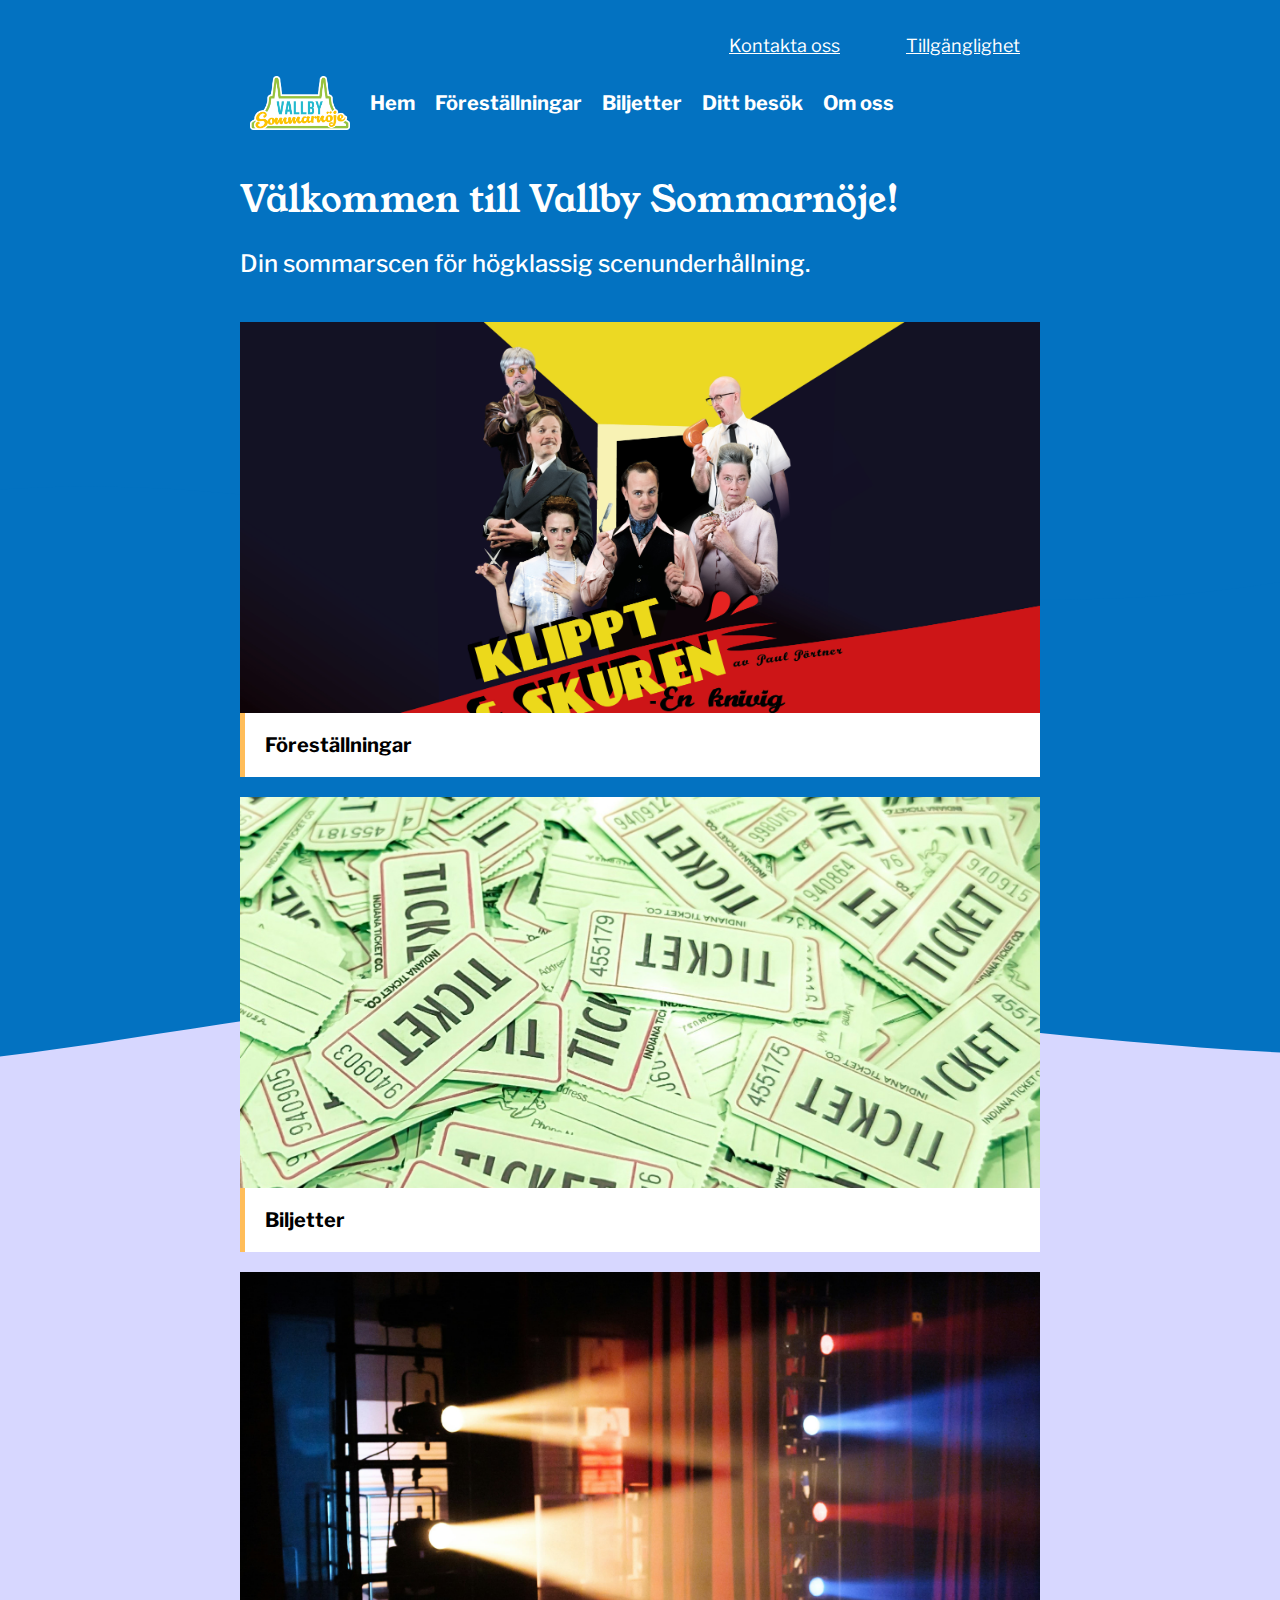
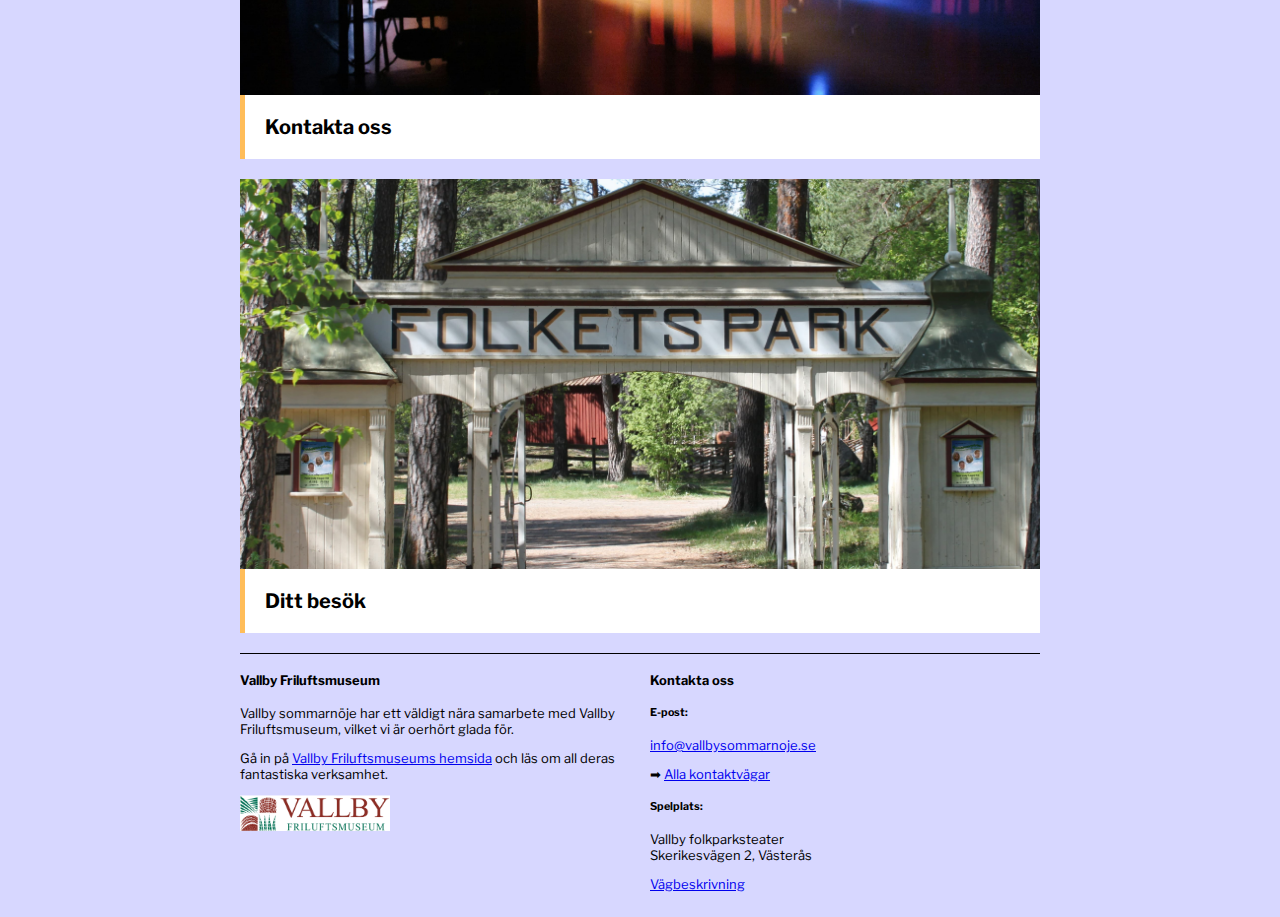
<file: index.html>
<!DOCTYPE html>
<!-- Sidhuvud samma på alla sidor.-->
<html lang="sv">
	<head>
		<meta charset="utf-8">
		<!-- Gör sidan responsiv; instruktioner för hur webbläsaren ska hantera webbplatsens dimensioner etc.-->
		<meta name="viewport" content="width=device-width, initial-scale=1.0">
		<!-- Länkar till CSS-filen.-->
		<link rel="stylesheet" type="text/css" href="vallby.css">
		<!-- Länkar in Google-typsnitt som används på webbplatsen.-->
		<link rel="preconnect" href="https://fonts.googleapis.com">
		<link rel="preconnect" href="https://fonts.gstatic.com" crossorigin>
		<link href="https://fonts.googleapis.com/css2?family=Italiana&family=Libre+Franklin:ital,wght@0,100..900;1,100..900&display=swap" rel="stylesheet">
		<link href="https://fonts.googleapis.com/css2?family=Young+Serif&display=swap" rel="stylesheet">
		<title>Hem - Vallby Sommarnöje</title>
	</head>
	<body>
		<header>
		<!-- Hjälpmenyn.-->
			<nav>
				<ul class="topmenu">
					<li><a href="kontakt.html">Kontakta oss</a></li>
					<li><a href="dittbesok.html#tillganglighet">Tillgänglighet</a></li>
				</ul>
			
			</nav>
		<!-- Huvudmenyn. Använder ID för att kunna styra listobjekten/menyvalen särskilt i skärmvidd under 800px. Döljer id "m7" vid skärmvidd över 800px, vid denna skärmvidd finns detta menyalternativ i Hjälpmenyn/"topmenu".-->
			<nav>
				<ul class="mainmenu">
					<li><a href="index.html"><img id="logo" src="vallbysommarnoje_fg_moln.png" alt="Vallby Sommarnöjes logotyp"></a>
					</li>
					<li id="m2"><a href="index.html">Hem</a></li>
					<li id="m3"><a href="forestallningar.html">Föreställningar</a></li>
					<li id="m4"><a href="biljetter.html">Biljetter</a></li>
					<li id="m5"><a href="dittbesok.html">Ditt besök</a></li>
					<li id="m6"><a href="om.html">Om oss</a></li>
					<li id="m7"><a href="kontakt.html">Kontakta oss</a></li>	
				</ul>
			</nav>
		</header>
		<!-- Sidrubrik-grupp för startsidan.-->
		<div class="subheadgroupstart">
			<h1>Välkommen till Vallby Sommarnöje!</h1>
			<p>Din sommarscen för högklassig scenunderhållning.</p>
		</div>
<!-- Start huvudinnehåll.-->
	<main class="mainwrapper">
		<!-- container för "gallerilänk-block"-->
		<div class="linkscontainter">
			<!--gallerilänkblock:
			bilder med länkrad fixerad i bildens underkant.-->
			<div class="gallerylinks">
				<a href="forestallningar.html">
					<img class="linkimg" src="bklippt.jpg" alt="Sex personer i 70-talskläder ser in i kameran." width="600" height="400"></a>
				<div class="beskr">
					<a href="forestallningar.html">Föreställningar</a>
				</div>
			</div>
		<!--gallerilänkblock-->
			<div class="gallerylinks">
				<a href="biljetter.html">
					<img class="linkimg" src="biljetter.jpg" alt="Biljetter i en skål." width="600" height="400"></a>
				<div class="beskr"><a href="biljetter.html">Biljetter</a></div>
			</div>
		<!--gallerilänkblock-->
			<div class="gallerylinks">
				<a href="kontakt.html">
					<img class="linkimg" src="lampor2.jpg" alt="Strålkastare som lyser mot en röd sammetsgardin." width="600" height="400"></a>
				<div class="beskr">
					<a href="kontakt.html">Kontakta oss</a></div>
			</div>
		<!--gallerilänkblock-->
			<div class="gallerylinks">
				<a href="dittbesok.html">
					<img class="linkimg" src="besok.jpg" alt="En storslagen folkparksentré." width="600" height="400"></a>
				<div class="beskr">
					<a href="dittbesok.html">Ditt besök</a></div>
				</div>
			</div>

</main>
<!-- Slut huvudinnehåll.-->
<!-- Start sidfot - samma på alla sidor.-->
		<footer class="footercontainer">
			
			<div class="footergrid">
			
				<div class="footerleft">
					<h4>Vallby Friluftsmuseum</h4>
						<p>Vallby sommarnöje har ett väldigt nära samarbete med Vallby Friluftsmuseum, vilket vi är oerhört glada för.</p>
						<p>Gå in på <a href="https://vallbyfriluftsmuseum.se/">Vallby Friluftsmuseums hemsida</a> och läs om all deras fantastiska verksamhet.</p>
						<img id="logofooter" src="vallbyfm.png" alt="Vallby Friluftsmuseums logotyp" ></div>
				<div class="footerright">
					<h4>Kontakta oss</h4>
						<h5>E-post:</h5>
							<p><a href="mailto:info@vallbysommarnoje.se">info@vallbysommarnoje.se</a></p>
						<p>➡ <a href="kontakt.html">Alla kontaktvägar</a></p>
						<h5>Spelplats:</h5>
							<p>Vallby folkparksteater<br>
							Skerikesvägen 2, Västerås</p>
							<a href="https://maps.app.goo.gl/v8W9YNGamuBxcxh16">Vägbeskrivning</a>
						</div>
			</div>
		</footer>	

	</body>	
</html>
</file>
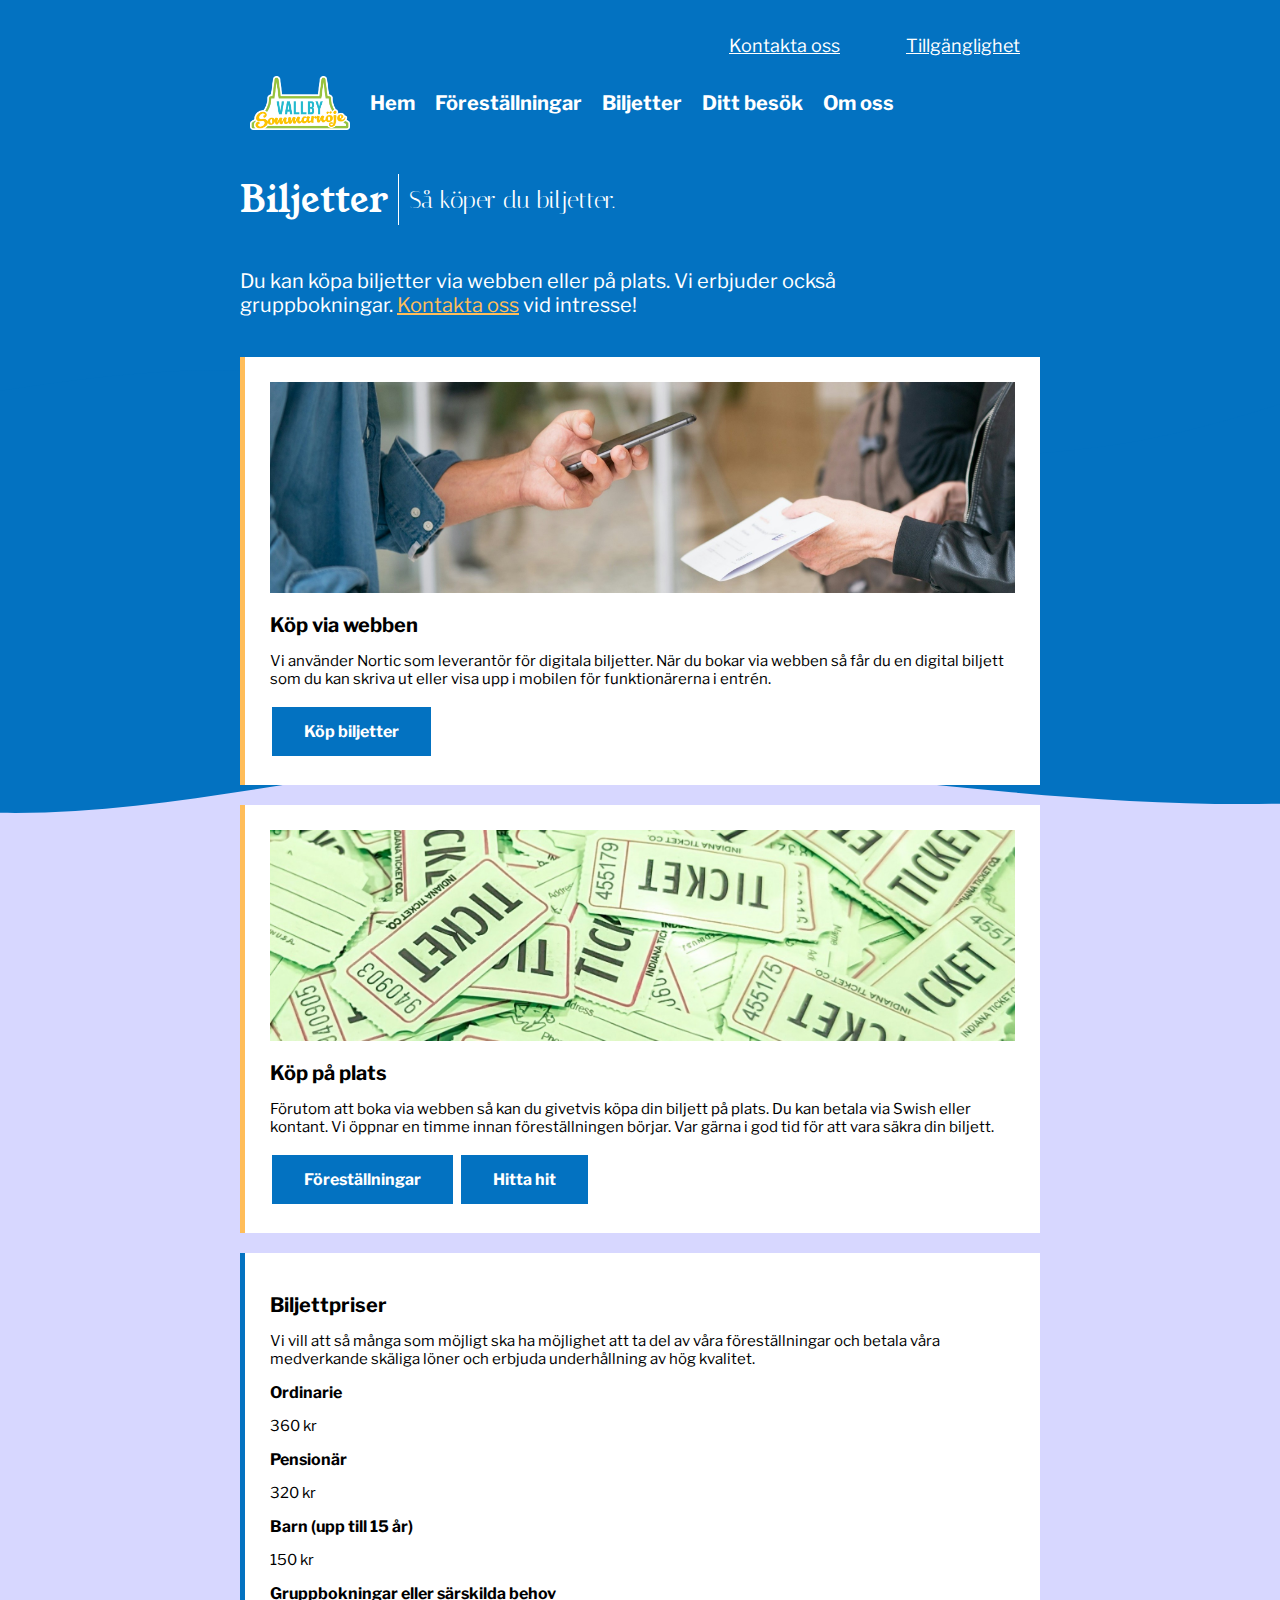
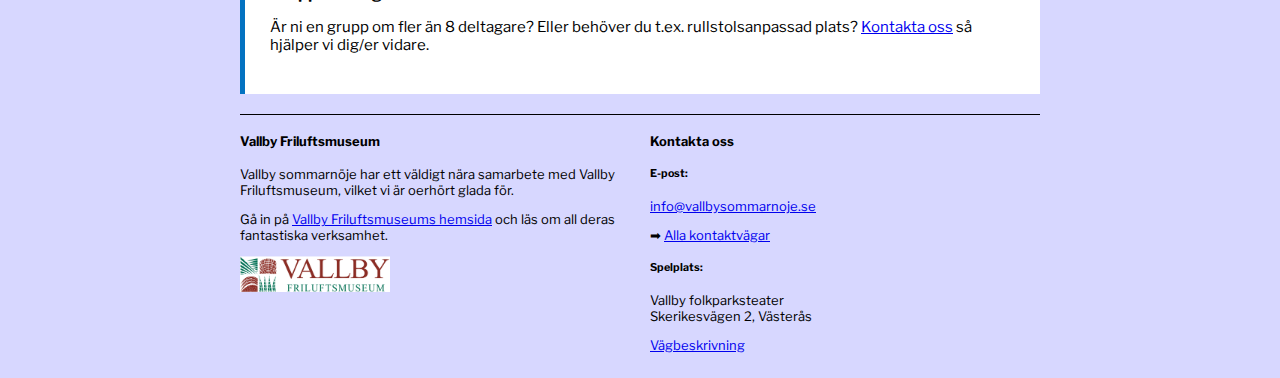
<file: biljetter.html>
<!DOCTYPE html>
<!-- Sidhuvud samma på alla sidor.-->
<html lang="sv">
	<head>
		<meta charset="utf-8">
		<!-- Gör sidan responsiv; instruktioner för hur webbläsaren ska hantera webbplatsens dimensioner etc.-->
		<meta name="viewport" content="width=device-width, initial-scale=1.0">
		<!-- Länkar till CSS-filen.-->
		<link rel="stylesheet" type="text/css" href="vallby.css">
		<!-- Länkar in Google-typsnitt som används på webbplatsen.-->
		<link rel="preconnect" href="https://fonts.googleapis.com">
		<link rel="preconnect" href="https://fonts.gstatic.com" crossorigin>
		<link href="https://fonts.googleapis.com/css2?family=Italiana&family=Libre+Franklin:ital,wght@0,100..900;1,100..900&display=swap" rel="stylesheet">
		<link href="https://fonts.googleapis.com/css2?family=Young+Serif&display=swap" rel="stylesheet">
		<title>Biljetter - Vallby Sommarnöje</title>
	</head>
	<body>
		<header>
		<!-- Hjälpmenyn.-->
			<nav>
				<ul class="topmenu">
					<li><a href="kontakt.html">Kontakta oss</a></li>
					<li><a href="dittbesok.html#tillganglighet">Tillgänglighet</a></li>
				</ul>
			
			</nav>
		<!-- Huvudmenyn. Använder ID för att kunna styra listobjekten/menyvalen särskilt i skärmvidd under 800px. Döljer id "m7" vid skärmvidd över 800px, vid denna skärmvidd finns detta menyalternativ i Hjälpmenyn/"topmenu".-->
			<nav>
				<ul class="mainmenu">
					<li><a href="index.html"><img id="logo" src="vallbysommarnoje_fg_moln.png" alt="Vallby Sommarnöjes logotyp"></a>
					</li>
					<li id="m2"><a href="index.html">Hem</a></li>
					<li id="m3"><a href="forestallningar.html">Föreställningar</a></li>
					<li id="m4"><a href="biljetter.html">Biljetter</a></li>
					<li id="m5"><a href="dittbesok.html">Ditt besök</a></li>
					<li id="m6"><a href="om.html">Om oss</a></li>
					<li id="m7"><a href="kontakt.html">Kontakta oss</a></li>	
				</ul>
			</nav>
		</header>
		<!-- Sidrubrik-grupp.-->
		<div class="subheadgroup">
			<h1>Biljetter</h1>
			<p>Så köper du biljetter.</p>
		</div>
		<!-- Sidingress.-->
		<div class="ingress">	
			<p>Du kan köpa biljetter via webben eller på plats. Vi erbjuder också gruppbokningar. <a href="kontakt.html">Kontakta oss</a> vid intresse!</p>
		</div>
	<!-- Start huvudinnehåll.-->
	<main class="mainwrapper">
		<!-- Översta blocken: Plattor på en kolumn med border-left, dekorativ bild samt knapplänkar anpassade efter innehållet.-->
			<div class="biljmain">
				<div class="biljcont">
					<img class="biljimg" src="bokaonline.jpg" alt="En person skannar en QR-kod med mobilen.">
					<h2>Köp via webben</h2>
						<p>Vi använder Nortic som leverantör för digitala biljetter. När du bokar via webben så får du en digital biljett som du kan skriva ut eller visa upp i mobilen för funktionärerna i entrén.</p>
						<a href="https://www.nortic.se/ticket/organizer/760" class="biljinfo">Köp biljetter</a>
				</div>
			</div>
			<div class="biljmain">
				<div class="biljcont">
					<img class="biljimg" src="biljetter2.jpg" alt="En skål med gröna biljetter.">
					<h2>Köp på plats</h2>
						<p>Förutom att boka via webben så kan du givetvis köpa din biljett på plats. Du kan betala via Swish eller kontant.
						Vi öppnar en timme innan föreställningen börjar. Var gärna i god tid för att vara säkra din biljett.</p>
						<a href="forestallningar.html" class="biljinfo"> Föreställningar</a>
						<a href="kontakt.html" class="biljinfo"> Hitta hit</a>
				</div>
			</div>
			<!-- Sista blocket: Platta med border-left samt rubriker och p-text.-->
			<div class="biljmain">
				<div class="biljcont2">
					<h2>Biljettpriser</h2>
						<p>Vi vill att så många som möjligt ska ha möjlighet att ta del av våra föreställningar och betala våra medverkande skäliga löner och erbjuda underhållning av hög kvalitet.</p>
						<h3>Ordinarie</h3>
						<p>360 kr</p>
						<h3>Pensionär</h3>
						<p>320 kr</p>
						<h3>Barn (upp till 15 år)</h3>
						<p>150 kr</p>
						<h3>Gruppbokningar eller särskilda behov</h3>
						<p>Är ni en grupp om fler än 8 deltagare? Eller behöver du t.ex. rullstolsanpassad plats? <a href="kontakt.html">Kontakta oss</a> så hjälper vi dig/er vidare.</p>
				</div>
			</div>
	</main>
<!-- Slut huvudinnehåll.-->
<!-- Start sidfot - samma på alla sidor.-->
		<footer class="footercontainer">
			
			<div class="footergrid">
			
				<div class="footerleft">
					<h4>Vallby Friluftsmuseum</h4>
						<p>Vallby sommarnöje har ett väldigt nära samarbete med Vallby Friluftsmuseum, vilket vi är oerhört glada för.</p>
						<p>Gå in på <a href="https://vallbyfriluftsmuseum.se/">Vallby Friluftsmuseums hemsida</a> och läs om all deras fantastiska verksamhet.</p>
						<img id="logofooter" src="vallbyfm.png" alt="Vallby Friluftsmuseums logotyp" ></div>
				<div class="footerright">
					<h4>Kontakta oss</h4>
						<h5>E-post:</h5>
							<p><a href="mailto:info@vallbysommarnoje.se">info@vallbysommarnoje.se</a></p>
						<p>➡ <a href="kontakt.html">Alla kontaktvägar</a></p>
						<h5>Spelplats:</h5>
							<p>Vallby folkparksteater<br>
							Skerikesvägen 2, Västerås</p>
							<a href="https://maps.app.goo.gl/v8W9YNGamuBxcxh16">Vägbeskrivning</a>
						</div>
			</div>
		</footer>	

	</body>	
</html>
</file>
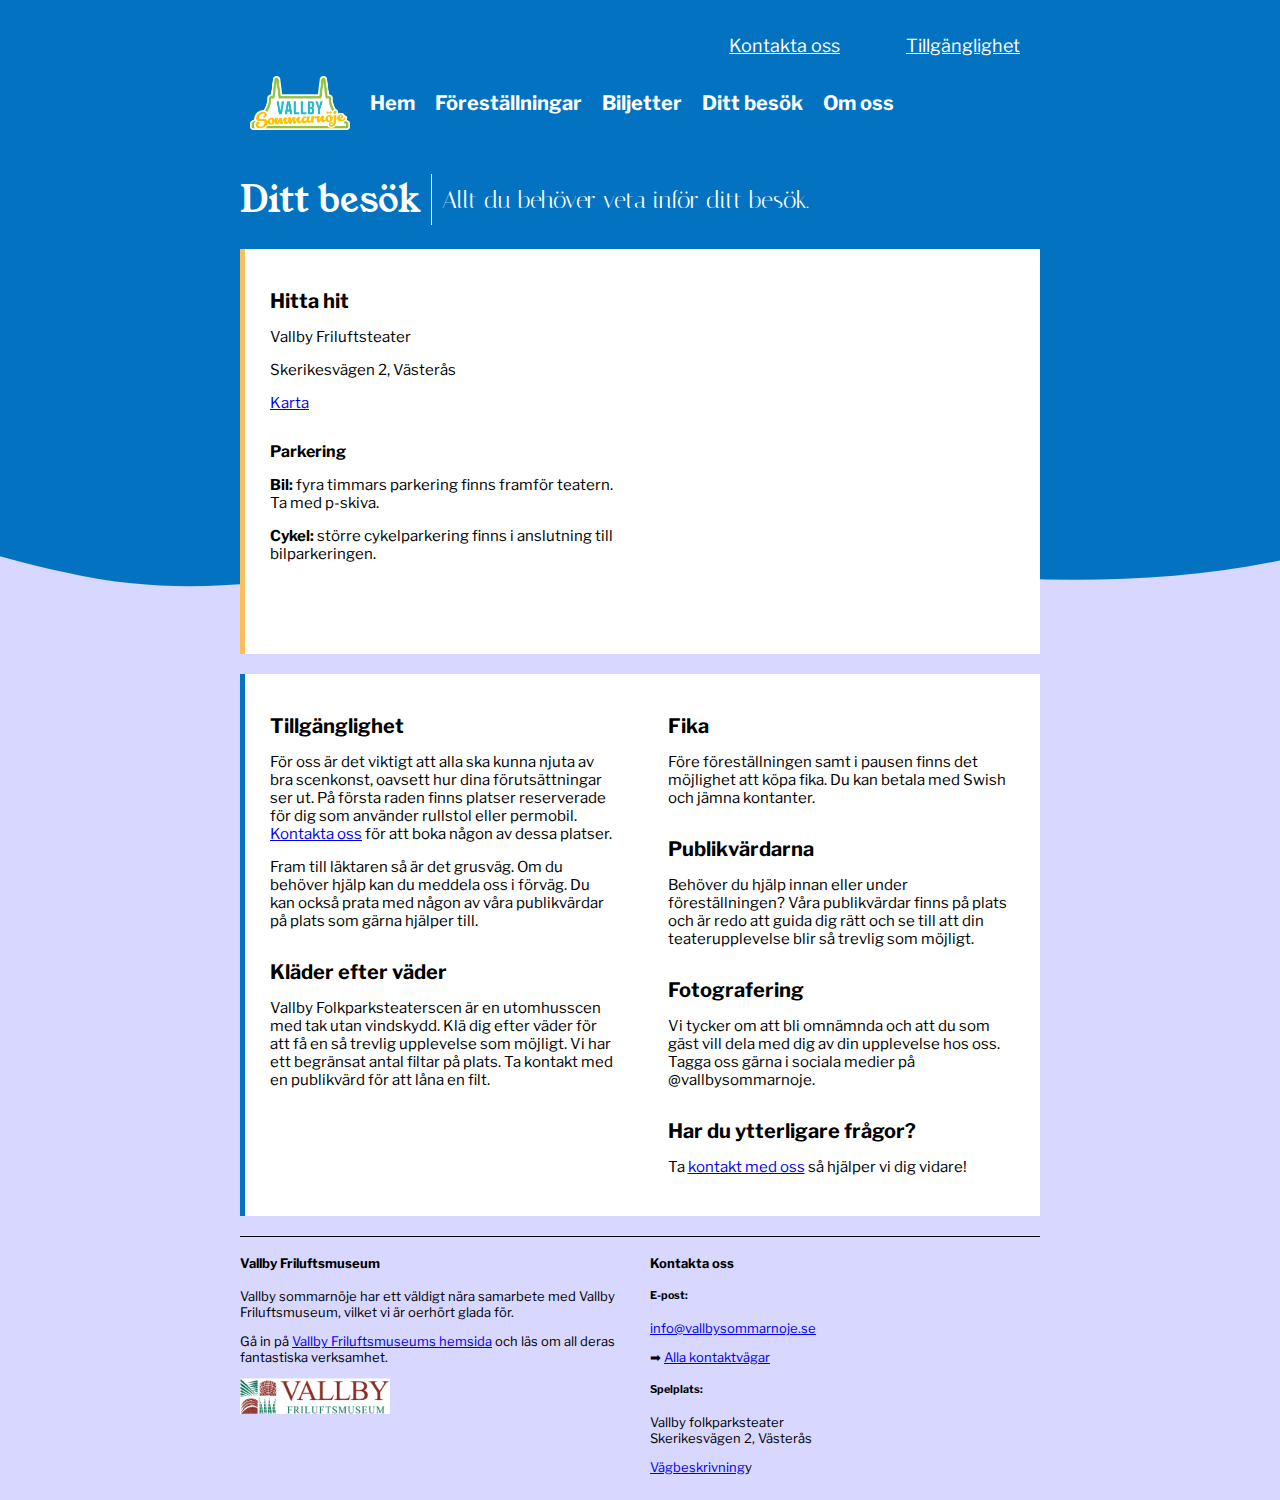
<file: dittbesok.html>
<!DOCTYPE html>
<!-- Sidhuvud samma på alla sidor.-->
<html lang="sv">
	<head>
		<meta charset="utf-8">
		<!-- Gör sidan responsiv; instruktioner för hur webbläsaren ska hantera webbplatsens dimensioner etc.-->
		<meta name="viewport" content="width=device-width, initial-scale=1.0">
		<!-- Länkar till CSS-filen.-->
		<link rel="stylesheet" type="text/css" href="vallby.css">
		<!-- Länkar in Google-typsnitt som används på webbplatsen.-->
		<link rel="preconnect" href="https://fonts.googleapis.com">
		<link rel="preconnect" href="https://fonts.gstatic.com" crossorigin>
		<link href="https://fonts.googleapis.com/css2?family=Italiana&family=Libre+Franklin:ital,wght@0,100..900;1,100..900&display=swap" rel="stylesheet">
		<link href="https://fonts.googleapis.com/css2?family=Young+Serif&display=swap" rel="stylesheet">
		<title>Ditt besök - Vallby Sommarnöje</title>
	</head>
	<body>
		<header>
		<!-- Hjälpmenyn.-->
			<nav>
				<ul class="topmenu">
					<li><a href="kontakt.html">Kontakta oss</a></li>
					<li><a href="dittbesok.html#tillganglighet">Tillgänglighet</a></li>
				</ul>
			
			</nav>
		<!-- Huvudmenyn. Använder ID för att kunna styra listobjekten/menyvalen särskilt i skärmvidd under 800px. Döljer id "m7" vid skärmvidd över 800px, vid denna skärmvidd finns detta menyalternativ i Hjälpmenyn/"topmenu".-->
			<nav>
				<ul class="mainmenu">
					<li><a href="index.html"><img id="logo" src="vallbysommarnoje_fg_moln.png" alt="Vallby Sommarnöjes logotyp"></a>
					</li>
					<li id="m2"><a href="index.html">Hem</a></li>
					<li id="m3"><a href="forestallningar.html">Föreställningar</a></li>
					<li id="m4"><a href="biljetter.html">Biljetter</a></li>
					<li id="m5"><a href="dittbesok.html">Ditt besök</a></li>
					<li id="m6"><a href="om.html">Om oss</a></li>
					<li id="m7"><a href="kontakt.html">Kontakta oss</a></li>	
				</ul>
			</nav>
		</header>
		<!-- Sidrubrik-grupp.-->
		<div class="subheadgroup">
		<h1>Ditt besök</h1>
		<p>Allt du behöver veta inför ditt besök.</p>
		</div>
	<main class="mainwrapper">
		<!-- Start huvudinnehåll.-->
	<div class="besokmain">
	<!-- Första blocket: Platta med två kolumner, ena med rubriker och p-text, den andra med inbäddad google-karta. Plattorna ska lägga sig i en kolumn vid sidbredd under 800px. Höger kolumn får border-left när kolumnerna staplas. Ska också anpassas efter sidbredd.-->
				<div class="besokcont">
					<h2>Hitta hit</h2>
							<p>Vallby Friluftsteater</p>
							<p>Skerikesvägen 2, Västerås</p>
							<p><a href="https://maps.app.goo.gl/SDALqBcB9PQkG6Tt8">Karta</a></p>
						<h3>Parkering</h3>
						<p><b>Bil:</b> fyra timmars parkering finns framför teatern. Ta med p-skiva.</p>
						<p><b>Cykel:</b> större cykelparkering finns i anslutning till bilparkeringen.</p>
				</div>
				<div class="besokcontmap">
					<iframe src="https://www.google.com/maps/embed?pb=!1m18!1m12!1m3!1d2017.646741903799!2d16.515738000000006!3d59.622242000000014!2m3!1f0!2f0!3f0!3m2!1i1024!2i768!4f13.1!3m3!1m2!1s0x465e615752121269%3A0x73155d198618270f!2sVallby%20Friluftsmuseum!5e0!3m2!1ssv!2sse!4v1746642416932!5m2!1ssv!2sse" width="350" height="350" style="border:0;" allowfullscreen="" loading="lazy" referrerpolicy="no-referrer-when-downgrade"></iframe>
				</div>
			</div>
			<!-- Andra blocket: Platta med två kolumner med rubriker och p-text. Plattorna ska lägga sig i en kolumn vid sidbredd under 800px. Höger kolumn får border-left när kolumnerna staplas. Ska också anpassas efter sidbredd.-->
			<div class="besokmain">
				<div class="besokcont2">
					<h2 id="tillganglighet">Tillgänglighet</h2>
						<p>För oss är det viktigt att alla ska kunna njuta av bra scenkonst, oavsett hur dina förutsättningar ser ut. På första raden finns platser reserverade för dig som använder rullstol eller permobil. <a href="kontakt.html">Kontakta oss</a> för att boka någon av dessa platser.</p>
						<p>Fram till läktaren så är det grusväg. Om du behöver hjälp kan du meddela oss i förväg. Du kan också prata med någon av våra publikvärdar på plats som gärna hjälper till.</p>
					<h2>Kläder efter väder</h2>
						<p>Vallby Folkparksteaterscen är en utomhusscen med tak utan vindskydd. Klä dig efter väder för att få en så trevlig upplevelse som möjligt. Vi har ett begränsat antal filtar på plats. Ta kontakt med en publikvärd för att låna en filt.</p>
				</div>
				<div class="besokcont2l">
					<h2>Fika</h2>
						<p>Före föreställningen samt i pausen finns det möjlighet att köpa fika. Du kan betala med Swish och jämna kontanter.</p>
					<h2>Publikvärdarna</h2>
						<p>Behöver du hjälp innan eller under föreställningen? Våra publikvärdar finns på plats och är redo att guida dig rätt och se till att din teaterupplevelse blir så trevlig som möjligt.</p>
					<h2>Fotografering</h2>
						<p>Vi tycker om att bli omnämnda och att du som gäst vill dela med dig av din upplevelse hos oss. Tagga oss gärna i sociala medier på @vallbysommarnoje.</p>
					<h2>Har du ytterligare frågor?</h2>
						<p>Ta <a href="kontakt.html">kontakt med oss</a> så hjälper vi dig vidare!</p>
				</div>
			</div>

	</main>
<!-- Slut huvudinnehåll.-->
<!-- Start sidfot - samma på alla sidor.-->	
		<footer class="footercontainer">
			
			<div class="footergrid">
			
				<div class="footerleft">
					<h4>Vallby Friluftsmuseum</h4>
						<p>Vallby sommarnöje har ett väldigt nära samarbete med Vallby Friluftsmuseum, vilket vi är oerhört glada för.</p>
						<p>Gå in på <a href="https://vallbyfriluftsmuseum.se/">Vallby Friluftsmuseums hemsida</a> och läs om all deras fantastiska verksamhet.</p>
						<img id="logofooter" src="vallbyfm.png" alt="Vallby Friluftsmuseums logotyp" ></div>
				<div class="footerright">
					<h4>Kontakta oss</h4>
						<h5>E-post:</h5>
							<p><a href="mailto:info@vallbysommarnoje.se">info@vallbysommarnoje.se</a></p>
						<p>➡ <a href="kontakt.html">Alla kontaktvägar</a></p>
						<h5>Spelplats:</h5>
							<p>Vallby folkparksteater<br>
							Skerikesvägen 2, Västerås</p>
							<a href="https://maps.app.goo.gl/v8W9YNGamuBxcxh16">Vägbeskrivning</a>y
						</div>
			</div>
		</footer>		

	</body>	
</html>
</file>
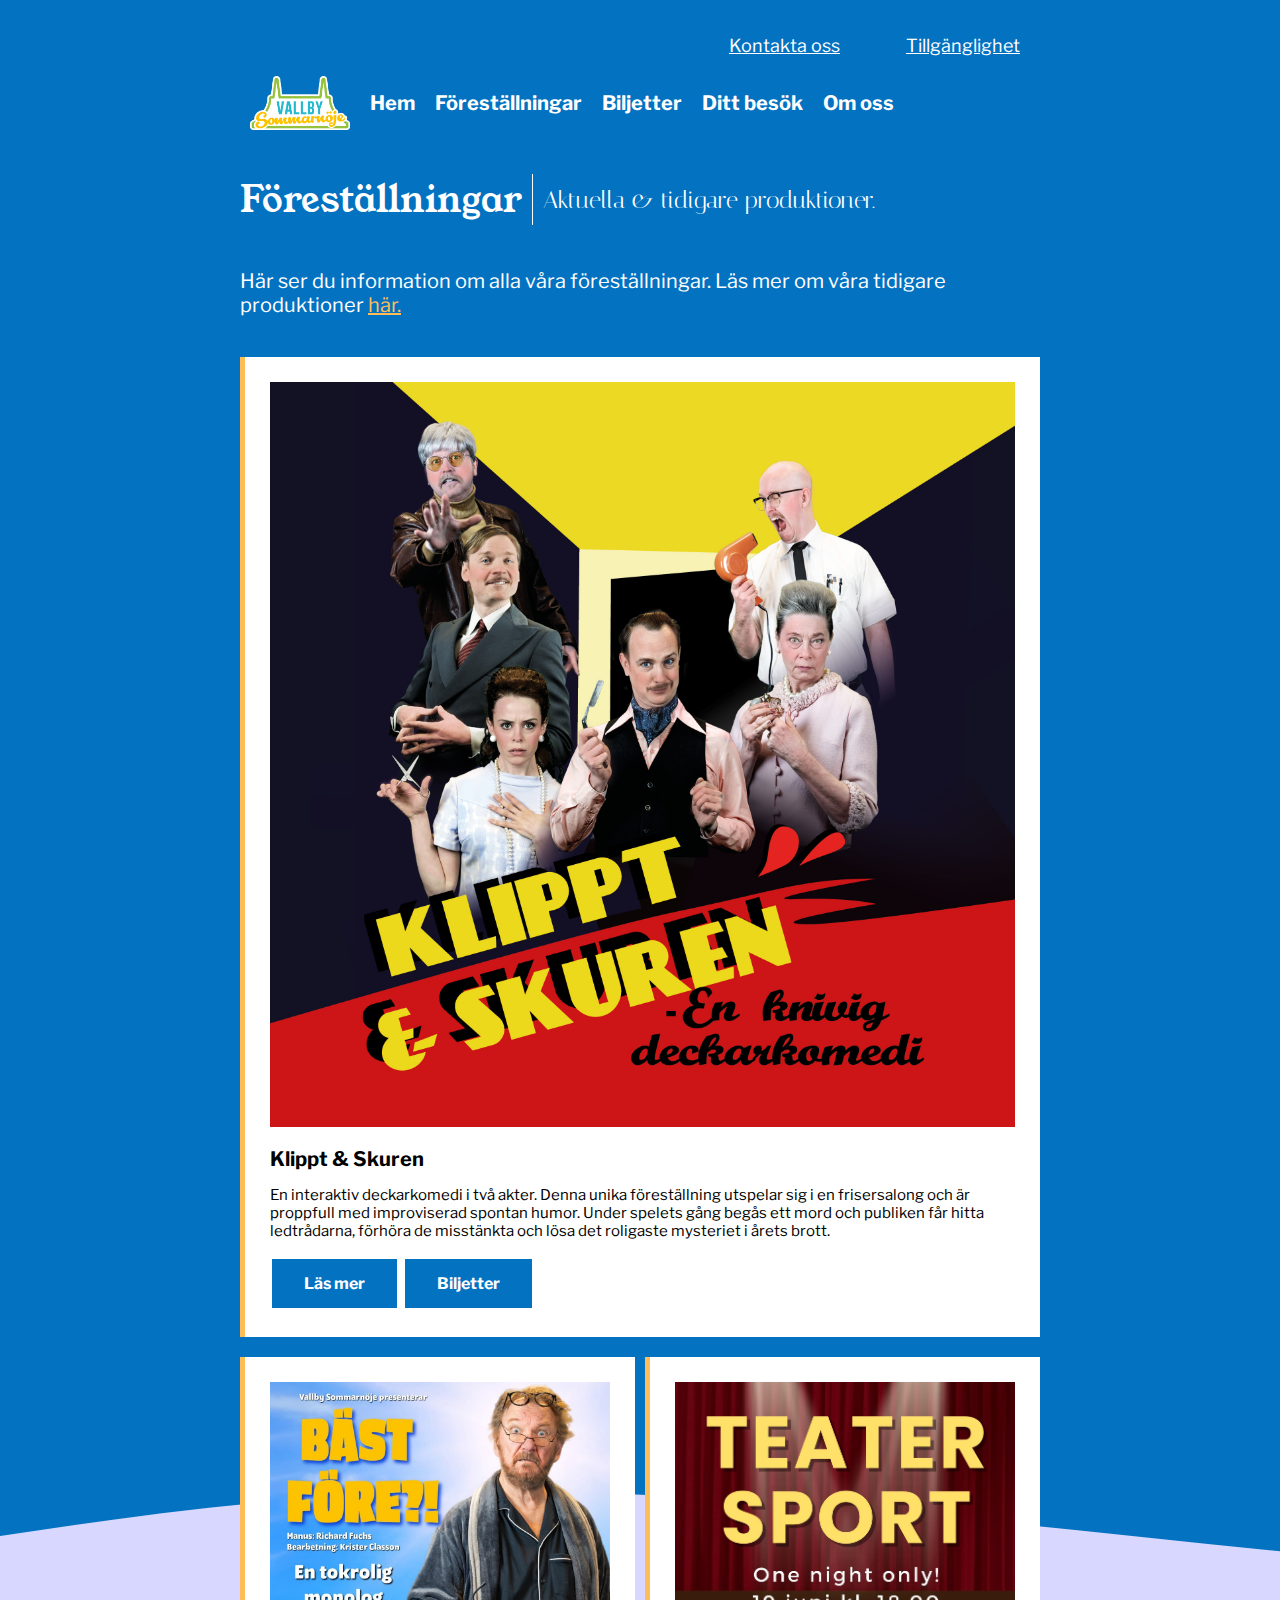
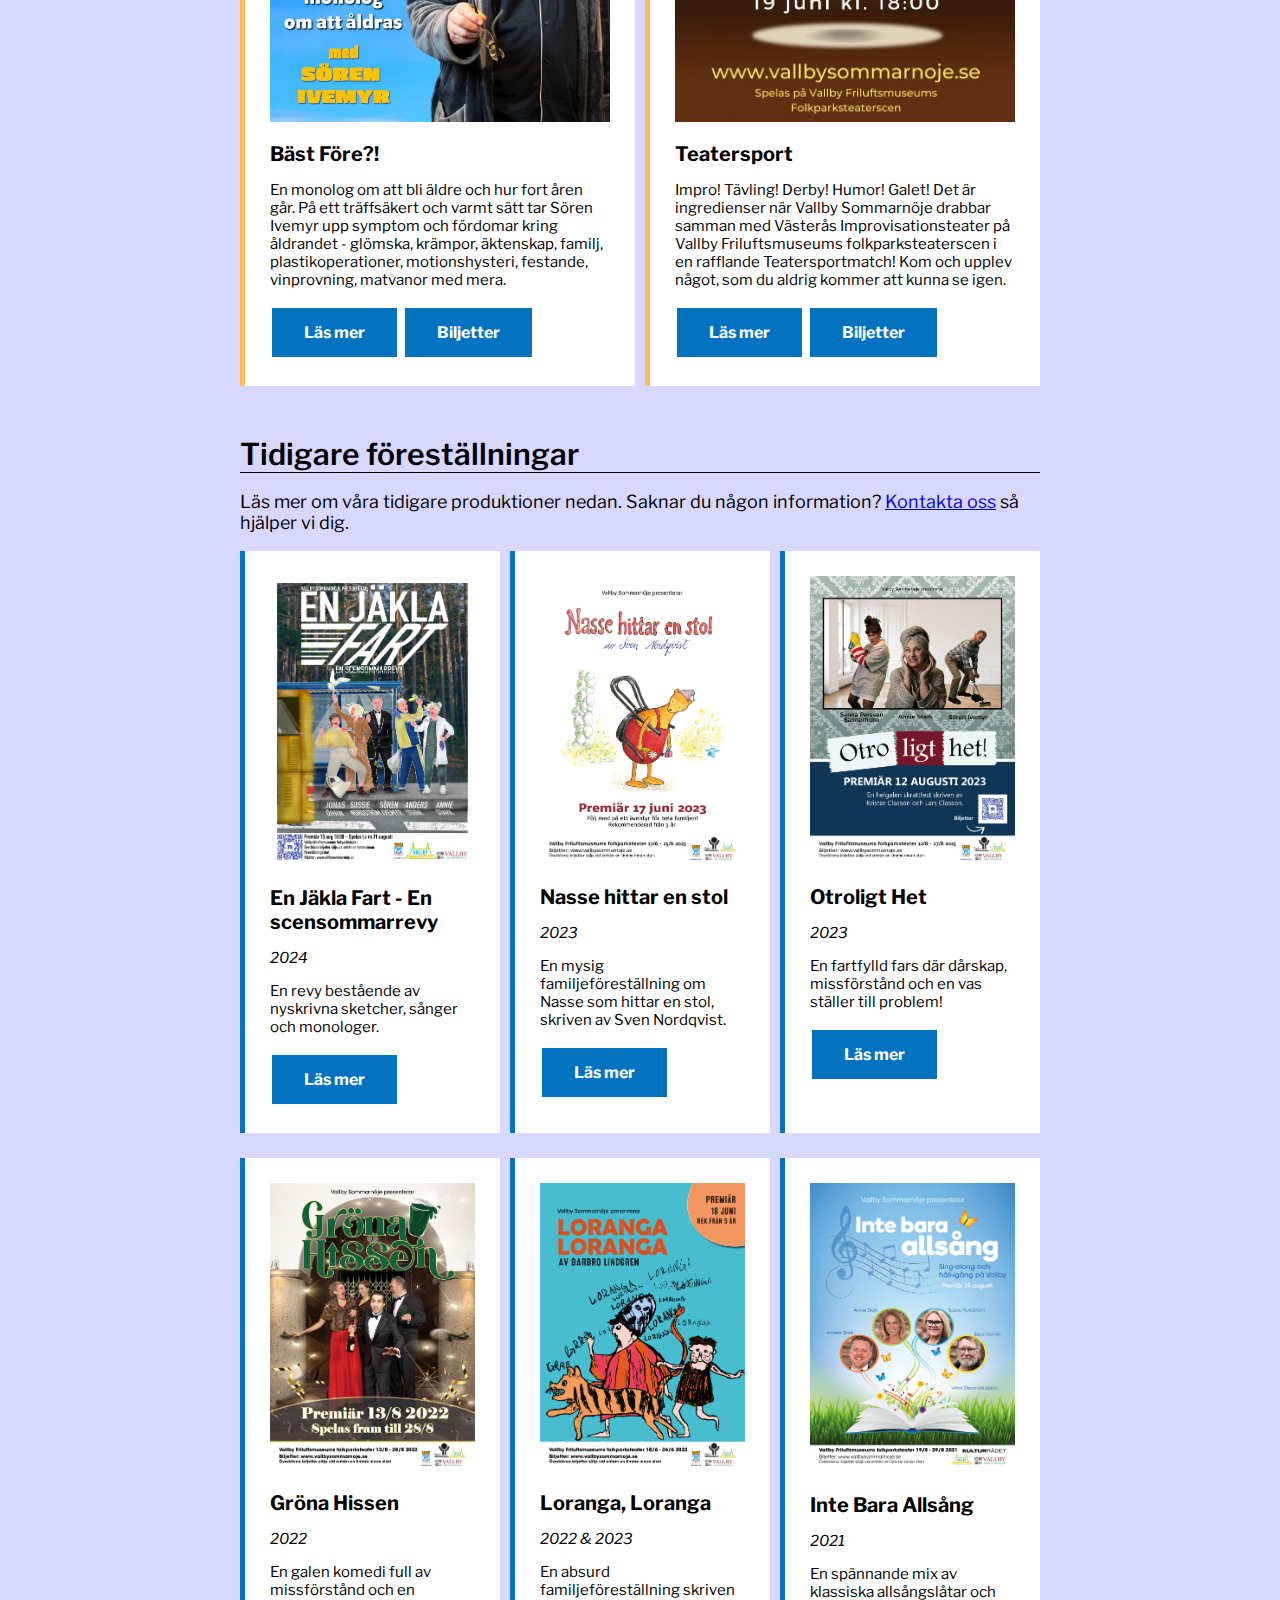
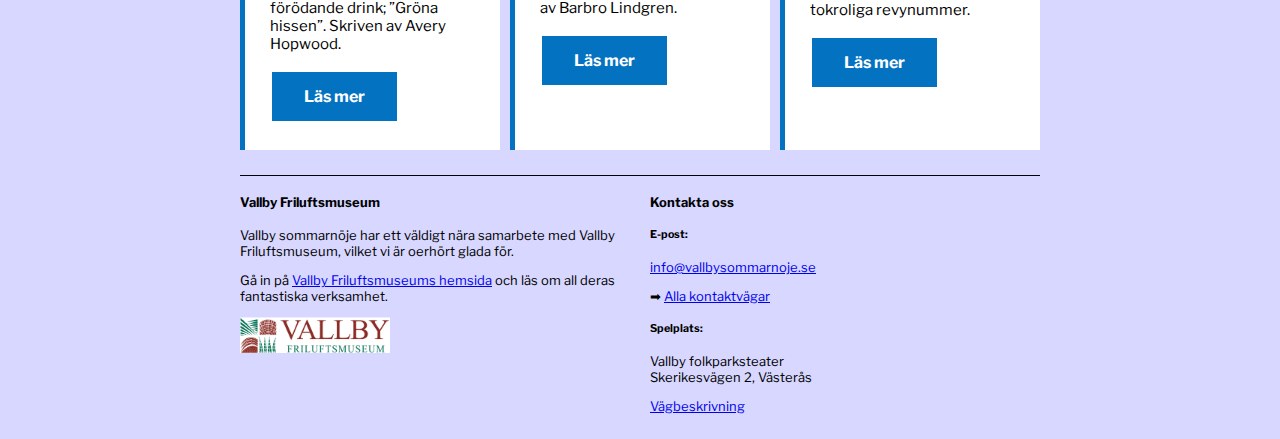
<file: forestallningar.html>
<!DOCTYPE html>
<!-- Sidhuvud samma på alla sidor.-->
<html lang="sv">
	<head>
		<meta charset="utf-8">
		<!-- Gör sidan responsiv; instruktioner för hur webbläsaren ska hantera webbplatsens dimensioner etc.-->
		<meta name="viewport" content="width=device-width, initial-scale=1.0">
		<!-- Länkar till CSS-filen.-->
		<link rel="stylesheet" type="text/css" href="vallby.css">
		<!-- Länkar in Google-typsnitt som används på webbplatsen.-->
		<link rel="preconnect" href="https://fonts.googleapis.com">
		<link rel="preconnect" href="https://fonts.gstatic.com" crossorigin>
		<link href="https://fonts.googleapis.com/css2?family=Italiana&family=Libre+Franklin:ital,wght@0,100..900;1,100..900&display=swap" rel="stylesheet">
		<link href="https://fonts.googleapis.com/css2?family=Young+Serif&display=swap" rel="stylesheet">
		<title>Föreställningar - Vallby Sommarnöje</title>
	</head>
	<body>
		<header>
		<!-- Hjälpmenyn.-->
			<nav>
				<ul class="topmenu">
					<li><a href="kontakt.html">Kontakta oss</a></li>
					<li><a href="dittbesok.html#tillganglighet">Tillgänglighet</a></li>
				</ul>
			
			</nav>
		<!-- Huvudmenyn. Använder ID för att kunna styra listobjekten/menyvalen särskilt i skärmvidd under 800px. Döljer id "m7" vid skärmvidd över 800px, vid denna skärmvidd finns detta menyalternativ i Hjälpmenyn/"topmenu".-->
			<nav>
				<ul class="mainmenu">
					<li><a href="index.html"><img id="logo" src="vallbysommarnoje_fg_moln.png" alt="Vallby Sommarnöjes logotyp"></a>
					</li>
					<li id="m2"><a href="index.html">Hem</a></li>
					<li id="m3"><a href="forestallningar.html">Föreställningar</a></li>
					<li id="m4"><a href="biljetter.html">Biljetter</a></li>
					<li id="m5"><a href="dittbesok.html">Ditt besök</a></li>
					<li id="m6"><a href="om.html">Om oss</a></li>
					<li id="m7"><a href="kontakt.html">Kontakta oss</a></li>	
				</ul>
			</nav>
		</header>
		<!-- Sidrubrik-grupp.-->
		<div class="subheadgroup">
			<h1>Föreställningar</h1>
			<p>Aktuella & tidigare produktioner.</p>
		</div>
		<!-- Sidingress.-->
		<div class="ingress">	
			<p> Här ser du information om alla våra föreställningar. Läs mer om våra tidigare produktioner <a href="forestallningar.html#tidigareforest">här.</a></p>
		</div>
	<!-- Start huvudinnehåll.-->	
	<main class="mainwrapper">
	<!-- Plattor med bild, border left, beskrivande text samt två knapplänkar. Vid sidbredd under 800px ska blocken lägga sig i en kolumn. -->	
		<div class="forestmain">
		<!-- Ett block i bredd -->	
			<div class="forestmaincont">
				<img class="forestimg" src="smklippt.jpg" alt="Sex karaktärer i 70-talskläder ser in i kameran" >
				<h2>Klippt & Skuren</h2>
					<p> En interaktiv deckarkomedi i två akter. Denna unika föreställning utspelar sig i en frisersalong och är proppfull med improviserad spontan humor. Under spelets gång begås ett mord och publiken får hitta ledtrådarna, förhöra de misstänkta och lösa det roligaste mysteriet i årets brott.</p>
					<a href="#" class="forestinfo"> Läs mer</a>
					<a href="#" class="forestinfo"> Biljetter</a>
			</div>
		</div>
	<!-- Två block i bredd -->
		<div class="forestmain2">
				<div class="forest">
					<img class="forestimg" src="bastfore.jpg" alt="En äldre man med flera par glasögon på huvudet ser in i kameran med tokig blick.">
					<h2>Bäst Före?!</h2>
						<p>En monolog om att bli äldre och hur fort åren går. På ett träffsäkert och varmt sätt tar Sören Ivemyr upp symptom och fördomar kring åldrandet - glömska, krämpor, äktenskap, familj, plastikoperationer, motionshysteri, festande, vinprovning, matvanor med mera.</p>
						<a href="#" class="forestinfo"> Läs mer</a>
						<a href="#" class="forestinfo"> Biljetter</a>
				</div>
				<div class="forest">
					<img class="forestimg" src="teatersport.jpg" alt="En poster med texten Teatersport i stor text">
					<h2>Teatersport</h2>
						<p>Impro! Tävling! Derby! Humor! Galet! Det är ingredienser när Vallby Sommarnöje drabbar samman med Västerås Improvisationsteater på Vallby Friluftsmuseums folkparksteaterscen i en rafflande Teatersportmatch! Kom och upplev något, som du aldrig kommer att kunna se igen.</p>
						<a href="#" class="forestinfo"> Läs mer</a>
						<a href="#" class="forestinfo"> Biljetter</a>
				</div>
			</div>
			
	<!-- Tre block i bredd på två rader, en knapplänk. Dessa länkar till organisationens nuvarande webbplats. -->
	<h2 id="tidigareforest">Tidigare föreställningar</h2>
			<p class="ingresstidigare">Läs mer om våra tidigare produktioner nedan. Saknar du någon information? <a href="kontakt.html"> Kontakta oss</a> så hjälper vi dig.</p>
		<div class="forestmain2">
				<div class="forest2">
					<img class="forestimg" src="fart.jpg" alt="Fem tecknade karaktärer vid en blå busshållplats, en buss har precis kört förbi och drar med sig karaktärerna i fartvinden.">
					<h2>En Jäkla Fart - En scensommarrevy</h2>
						<p><i>2024</i></p>
						<p>En revy bestående av nyskrivna sketcher, sånger och monologer.</p>
						<a href="https://vallbysommarnoje.se/tidigare-produktioner/2024-en-j-kla-fart-en-scensommarrevy" class="forestinfo"> Läs mer</a>
				</div>
				<div class="forest2">
					<img class="forestimg" src="nasse.png" alt="En tecknad gris med en stol fast på ryggen.">
					<h2>Nasse hittar en stol</h2>
						<p><i>2023</i></p>
						<p>En mysig familjeföreställning om Nasse som hittar en stol, skriven av Sven Nordqvist.</p>
						<a href="https://vallbysommarnoje.se/tidigare-produktioner/nasse-hittar-en-stol" class="forestinfo"> Läs mer</a>
				</div>
				<div class="forest2">
					<img class="forestimg" src="otroligt.jpg" alt="Tre personer ser in i kameran.">
					<h2>Otroligt Het</h2>
						<p><i>2023</i></p>
						<p>En fartfylld fars där dårskap, missförstånd och en vas ställer till problem!</p>
						<a href="https://vallbysommarnoje.se/tidigare-produktioner/otroligt-het" class="forestinfo"> Läs mer</a>
				</div>		
			</div>
		
		<div class="forestmain2">
				<div class="forest2">
					<img class="forestimg" src="grona.jpg" alt="Fyra finklädda personer står i ett trapphus framför en hiss.">
					<h2>Gröna Hissen</h2>
						<p><i>2022</i></p>
						<p>En galen komedi full av missförstånd och en förödande drink; ”Gröna hissen”. Skriven av Avery Hopwood.</p>
						<a href="https://vallbysommarnoje.se/tidigare-produktioner/2022-gr-na-hissen" class="forestinfo"> Läs mer</a>
				</div>
				<div class="forest2">
					<img class="forestimg" src="loranga.png" alt="En affisch med tecknade figurer.">
					<h2>Loranga, Loranga</h2>
						<p><i>2022 & 2023</i></p>
						<p>En absurd familjeföreställning skriven av Barbro Lindgren.</p>
						<a href="https://vallbysommarnoje.se/tidigare-produktioner/2022-loranga-loranga" class="forestinfo"> Läs mer</a>
				</div>	
				<div class="forest2">
					<img class="forestimg" src="intebara.jpg" alt="Affisch för föreställningen föreställande fyra personer inklippta mot en blå himmel.">
					<h2>Inte Bara Allsång</h2>
					<p><i>2021</i></p>
						<p>En spännande mix av klassiska allsångslåtar och tokroliga revynummer.</p>
						<a href="https://vallbysommarnoje.se/tidigare-produktioner/inte-bara-alls-ng-2021" class="forestinfo"> Läs mer</a>
				</div>	
			</div>

		</main>
<!-- Slut huvudinnehåll.-->
<!-- Start sidfot - samma på alla sidor.-->		
		<footer class="footercontainer">
			<div class="footergrid">
				<div class="footerleft">
					<h4>Vallby Friluftsmuseum</h4>
						<p>Vallby sommarnöje har ett väldigt nära samarbete med Vallby Friluftsmuseum, vilket vi är oerhört glada för.</p>
						<p>Gå in på <a href="https://vallbyfriluftsmuseum.se/">Vallby Friluftsmuseums hemsida</a> och läs om all deras fantastiska verksamhet.</p>
						<img id="logofooter" src="vallbyfm.png" alt="Vallby Friluftsmuseums logotyp" ></div>
				<div class="footerright">
					<h4>Kontakta oss</h4>
						<h5>E-post:</h5>
							<p><a href="mailto:info@vallbysommarnoje.se">info@vallbysommarnoje.se</a></p>
						<p>➡ <a href="kontakt.html">Alla kontaktvägar</a></p>
						<h5>Spelplats:</h5>
							<p>Vallby folkparksteater<br>
							Skerikesvägen 2, Västerås</p>
							<a href="https://maps.app.goo.gl/v8W9YNGamuBxcxh16">Vägbeskrivning</a>
						</div>
			</div>
		</footer>	
	</body>	
</html>
</file>
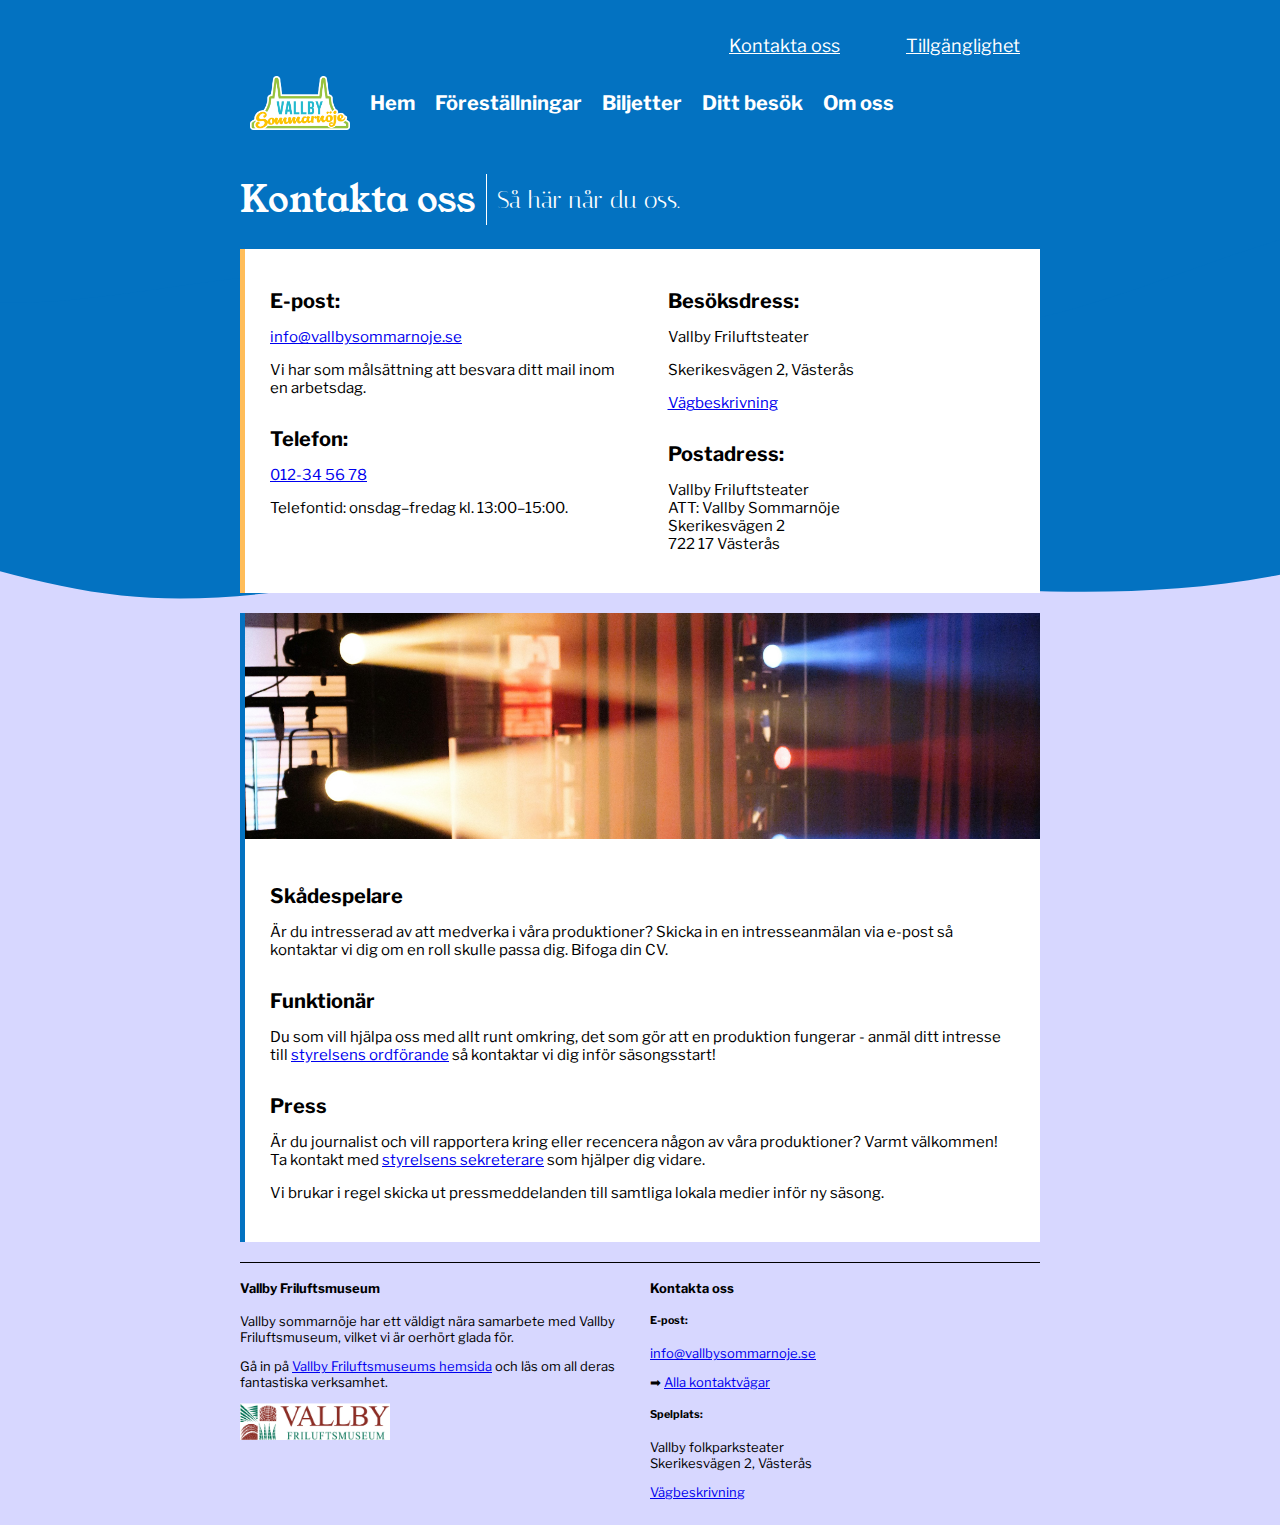
<file: kontakt.html>
<!DOCTYPE html>
<!-- Sidhuvud samma på alla sidor.-->
<html lang="sv">
	<head>
		<meta charset="utf-8">
		<!-- Gör sidan responsiv; instruktioner för hur webbläsaren ska hantera webbplatsens dimensioner etc.-->
		<meta name="viewport" content="width=device-width, initial-scale=1.0">
		<!-- Länkar till CSS-filen.-->
		<link rel="stylesheet" type="text/css" href="vallby.css">
		<!-- Länkar in Google-typsnitt som används på webbplatsen.-->
		<link rel="preconnect" href="https://fonts.googleapis.com">
		<link rel="preconnect" href="https://fonts.gstatic.com" crossorigin>
		<link href="https://fonts.googleapis.com/css2?family=Italiana&family=Libre+Franklin:ital,wght@0,100..900;1,100..900&display=swap" rel="stylesheet">
		<link href="https://fonts.googleapis.com/css2?family=Young+Serif&display=swap" rel="stylesheet">
		<title>Kontakta oss - Vallby Sommarnöje</title>
	</head>
	<body>
		<header>
		<!-- Hjälpmenyn.-->
			<nav>
				<ul class="topmenu">
					<li><a href="kontakt.html">Kontakta oss</a></li>
					<li><a href="dittbesok.html#tillganglighet">Tillgänglighet</a></li>
				</ul>
			
			</nav>
		<!-- Huvudmenyn. Använder ID för att kunna styra listobjekten/menyvalen särskilt i skärmvidd under 800px. Döljer id "m7" vid skärmvidd över 800px, vid denna skärmvidd finns detta menyalternativ i Hjälpmenyn/"topmenu".-->
			<nav>
				<ul class="mainmenu">
					<li><a href="index.html"><img id="logo" src="vallbysommarnoje_fg_moln.png" alt="Vallby Sommarnöjes logotyp"></a>
					</li>
					<li id="m2"><a href="index.html">Hem</a></li>
					<li id="m3"><a href="forestallningar.html">Föreställningar</a></li>
					<li id="m4"><a href="biljetter.html">Biljetter</a></li>
					<li id="m5"><a href="dittbesok.html">Ditt besök</a></li>
					<li id="m6"><a href="om.html">Om oss</a></li>
					<li id="m7"><a href="kontakt.html">Kontakta oss</a></li>	
				</ul>
			</nav>
		</header>
		<!-- Sidrubrik-grupp.-->
		<div class="subheadgroup">
		<h1>Kontakta oss</h1>
		<p>Så här når du oss.</p>
		</div>
		<!-- Start huvudinnehåll.-->
		<main class="mainwrapper">
		<!-- Första blocket: Platta med två kolumner, båda med rubriker/text. Plattorna ska lägga sig i en kolumn vid sidbredd under 800px. Ska också anpassas efter sidbredd. Höger kolumn får border-left när kolumnerna staplas.-->
		<div class="kontaktmain">
			<div class="kontaktcont">
				<h2>E-post:</h2>
					<p><a href="mailto:info@vallbysommarnoje.se">info@vallbysommarnoje.se</a></p>
					<p>Vi har som målsättning att besvara ditt mail inom en arbetsdag.</p>
				<h2>Telefon:</h2>
					<p><a href="tel:021-000000">012-34 56 78</a><p>
					<p>Telefontid: onsdag–fredag kl. 13:00–15:00.</p>
			</div>
			<div class="kontaktcontr">
				<h2>Besöksdress:</h2>
					<p>Vallby Friluftsteater</p>
					<p>Skerikesvägen 2, Västerås</p>
					<p><a href="https://maps.app.goo.gl/SDALqBcB9PQkG6Tt8">Vägbeskrivning</a></p>
				<h2>Postadress:</h2>
					<p>Vallby Friluftsteater<br>
					ATT: Vallby Sommarnöje<br>
					Skerikesvägen 2<br>
					722 17 Västerås</p>	
			</div>
		</div>
		<!-- Andra blocket: Plattor med en kolumn, första bild med border-left, andra med rubriker/text. Anpassas efter sidbredd.-->
			<div class="kontaktcontimg">
				<img class="kontaktimg" src="lampor.jpg" alt="Strålkastare lyser mot röda sammetsgardiner.">
				</div>	
			<div class="kontaktmain">
				<div class="kontaktcont2">
					<h2>Skådespelare</h2>
						<p>Är du intresserad av att medverka i våra produktioner? Skicka in en intresseanmälan via e-post så kontaktar vi dig om en roll skulle passa dig. Bifoga din CV.</p>
					<h2>Funktionär</h2>
						<p>Du som vill hjälpa oss med allt runt omkring, det som gör att en produktion fungerar - anmäl ditt intresse till <a href="mailto:info@vallbysommarnoje.se">styrelsens ordförande</a> så kontaktar vi dig inför säsongsstart!</p>
					<h2>Press</h2>
						<p>Är du journalist och vill rapportera kring eller recencera någon av våra produktioner? Varmt välkommen! Ta kontakt med <a href="mailto:info@vallbysommarnoje.se">styrelsens sekreterare</a> som hjälper dig vidare.</p>
						<p>Vi brukar i regel skicka ut pressmeddelanden till samtliga lokala medier inför ny säsong.</p>
				</div>
			</div>
	</main>
	<!-- Slut huvudinnehåll.-->
	<!-- Start sidfot - samma på alla sidor.-->
		<footer class="footercontainer">
			
			<div class="footergrid">
			
				<div class="footerleft">
					<h4>Vallby Friluftsmuseum</h4>
						<p>Vallby sommarnöje har ett väldigt nära samarbete med Vallby Friluftsmuseum, vilket vi är oerhört glada för.</p>
						<p>Gå in på <a href="https://vallbyfriluftsmuseum.se/">Vallby Friluftsmuseums hemsida</a> och läs om all deras fantastiska verksamhet.</p>
						<img id="logofooter" src="vallbyfm.png" alt="Vallby Friluftsmuseums logotyp" ></div>
				<div class="footerright">
					<h4>Kontakta oss</h4>
						<h5>E-post:</h5>
							<p><a href="mailto:info@vallbysommarnoje.se">info@vallbysommarnoje.se</a></p>
						<p>➡ <a href="kontakt.html">Alla kontaktvägar</a></p>
						<h5>Spelplats:</h5>
							<p>Vallby folkparksteater<br>
							Skerikesvägen 2, Västerås</p>
							<a href="https://maps.app.goo.gl/v8W9YNGamuBxcxh16">Vägbeskrivning</a>
						</div>
			</div>
		</footer>	

	</body>	
</html>
</file>
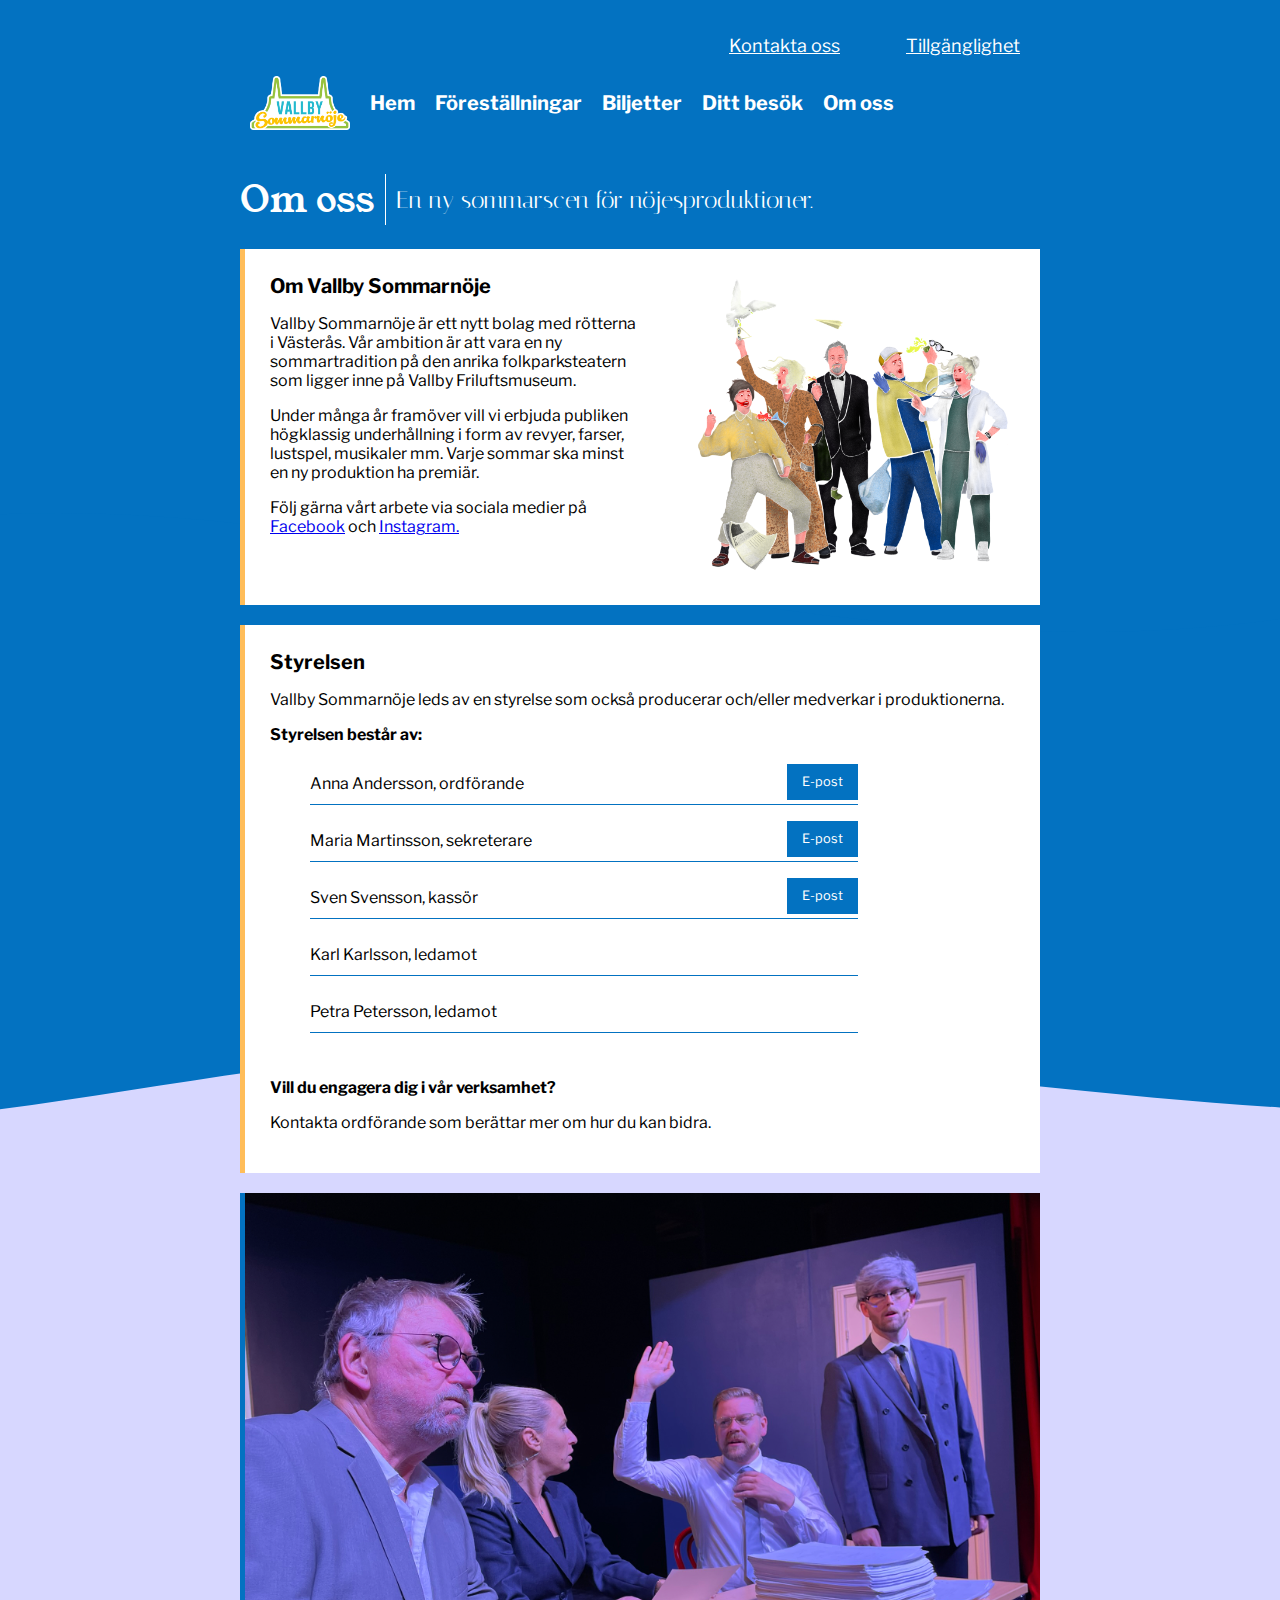
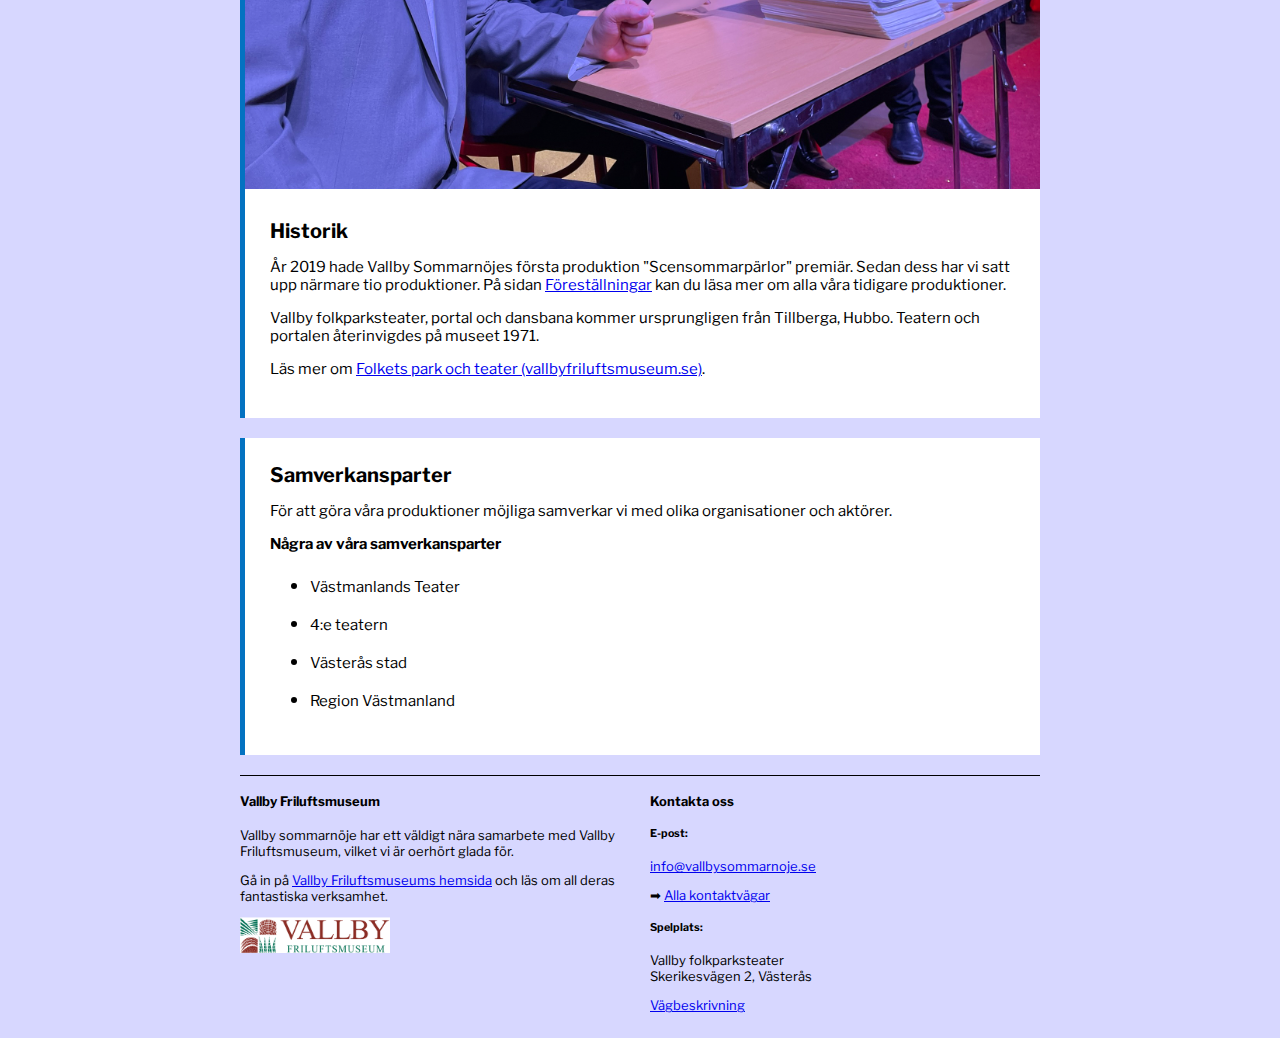
<file: om.html>
<!DOCTYPE html>
<!-- Sidhuvud samma på alla sidor.-->
<html lang="sv">
	<head>
		<meta charset="utf-8">
		<!-- Gör sidan responsiv; instruktioner för hur webbläsaren ska hantera webbplatsens dimensioner etc.-->
		<meta name="viewport" content="width=device-width, initial-scale=1.0">
		<!-- Länkar till CSS-filen.-->
		<link rel="stylesheet" type="text/css" href="vallby.css">
		<!-- Länkar in Google-typsnitt som används på webbplatsen.-->
		<link rel="preconnect" href="https://fonts.googleapis.com">
		<link rel="preconnect" href="https://fonts.gstatic.com" crossorigin>
		<link href="https://fonts.googleapis.com/css2?family=Italiana&family=Libre+Franklin:ital,wght@0,100..900;1,100..900&display=swap" rel="stylesheet">
		<link href="https://fonts.googleapis.com/css2?family=Young+Serif&display=swap" rel="stylesheet">
		<title>Om oss - Vallby Sommarnöje</title>
	</head>
	<body>
		<header>
		<!-- Hjälpmenyn.-->
			<nav>
				<ul class="topmenu">
					<li><a href="kontakt.html">Kontakta oss</a></li>
					<li><a href="dittbesok.html#tillganglighet">Tillgänglighet</a></li>
				</ul>
			
			</nav>
		<!-- Huvudmenyn. Använder ID för att kunna styra listobjekten/menyvalen särskilt i skärmvidd under 800px. Döljer id "m7" vid skärmvidd över 800px, vid denna skärmvidd finns detta menyalternativ i Hjälpmenyn/"topmenu".-->
			<nav>
				<ul class="mainmenu">
					<li><a href="index.html"><img id="logo" src="vallbysommarnoje_fg_moln.png" alt="Vallby Sommarnöjes logotyp"></a>
					</li>
					<li id="m2"><a href="index.html">Hem</a></li>
					<li id="m3"><a href="forestallningar.html">Föreställningar</a></li>
					<li id="m4"><a href="biljetter.html">Biljetter</a></li>
					<li id="m5"><a href="dittbesok.html">Ditt besök</a></li>
					<li id="m6"><a href="om.html">Om oss</a></li>
					<li id="m7"><a href="kontakt.html">Kontakta oss</a></li>	
				</ul>
			</nav>
		</header>
<!-- Sidrubrik-grupp.-->		
		<div class="subheadgroup">
		<h1>Om oss</h1>
		<p>En ny sommarscen för nöjesproduktioner.</p>
		</div>
<!-- Start huvudinnehåll.-->
	<main class="mainwrapper">
		<!-- Första blocket: Platta med två kolumner, ena med rubriker och p-text, den andra med img. Plattorna ska lägga sig i en kolumn vid sidbredd under 800px. Höger kolumn får border-left när kolumnerna staplas. Ska också anpassas efter sidbredd.-->
			<div class="ommain">
				<div class="omcont">
					<h2>Om Vallby Sommarnöje</h2>
						<p>Vallby Sommarnöje är ett nytt bolag med rötterna i Västerås. Vår ambition är att vara en ny sommartradition på den anrika folkparksteatern som ligger inne på Vallby Friluftsmuseum.</p>
						<p>Under många år framöver vill vi erbjuda publiken högklassig underhållning i form av revyer, farser, lustspel, musikaler mm. Varje sommar ska minst en ny produktion ha premiär.</p>
						<p>Följ gärna vårt arbete via sociala medier på <a href="https://www.facebook.com/vallbysommarnoje">Facebook</a> och <a href="https://www.instagram.com/vallby_sommarnoje/">Instagram.</a></p>
				</div>
				<div class="omcontimg">
					<img src="omossens.png" alt="Fem tecknade figurer som  tittar åt olika håll.">
				</div>			
			</div>
	<!-- Andra blocket: Platta med en kolumn med rubriker/text, samt onumrerad lista för att lista styrelsemedlemmar samt lägga in knapplänk med mailto:adress. Anpassas efter sidbredd.-->				
			<div class="ommain">
				<div class="omcont2">			
					<h2>Styrelsen</h2>
						<p>Vallby Sommarnöje leds av en styrelse som också producerar och/eller medverkar i produktionerna.</p>
						<p><b>Styrelsen består av:</b></p>
					<div class="omcont2styrelse">
						<ul>
							<li><p>Anna Andersson, ordförande <a class="styrelsemail" href="mailto:info@vallbysommarnoje.se">E-post</a></p></li>
							<li><p>Maria Martinsson, sekreterare <a class="styrelsemail" href="mailto:info@vallbysommarnoje.se">E-post</a></p></li>
							<li><p>Sven Svensson, kassör<a class="styrelsemail" href="mailto:info@vallbysommarnoje.se">E-post</a></p></li>
							<li><p>Karl Karlsson, ledamot</p></li>
							<li><p>Petra Petersson, ledamot</p></li>
							
						</ul>
					</div>
					<h3>Vill du engagera dig i vår verksamhet?</h3>
						<p>Kontakta ordförande som berättar mer om hur du kan bidra.</p>
					</div>
				
				</div>
	
			<!-- tredje blocket: Plattor i en kolumn, första bild med border, andra rubrik/text. Anpassas efter sidbredd.-->
			<div class="ommain3">
				<div class="omcont3l">
					<div class="omcontimg3">
						<img src="omossbyrakrat.jpg" alt="Fem personer i kostym sitter runt ett bord med lustiga uppsyner.">
					</div>
				</div>
				<div class="omcont3">
					<h2>Historik</h2>
						<p>År 2019 hade Vallby Sommarnöjes första produktion "Scensommarpärlor" premiär. Sedan dess har vi satt upp närmare tio	produktioner. På sidan <a href="forestallningar.html#tidigareforest">Föreställningar</a> kan du läsa mer om alla våra tidigare produktioner.</p>
						<p>Vallby folkparksteater, portal och dansbana kommer ursprungligen från Tillberga, Hubbo. Teatern och portalen återinvigdes på museet 1971.</p>
						<p>Läs mer om <a href="https://www.vallbyfriluftsmuseum.se/upptackvallbyfriluftsmuseum/husochgardar/folketsparkochteater.4.2e50256416a58d18ea963e44.html">Folkets park och teater (vallbyfriluftsmuseum.se)</a>.</p>
				</div>	
			</div>
			<!-- Fjärde blocket: Platta med rubrik/text och lista. Anpassas efter sidbredd.-->
			<div class="ommain">
				<div class="omcont4">			
					<h2>Samverkansparter</h2>
						<p>För att göra våra produktioner möjliga samverkar vi med olika organisationer och aktörer. </p>
						<p><b>Några av våra samverkansparter</b></p>
						<ul>
							<li><p>Västmanlands Teater</p></li>
							<li><p>4:e teatern</p></li>
							<li><p>Västerås stad</p></li>
							<li><p>Region Västmanland</p></li>
						</ul>
					</div>
				</div>
	</main>
	<!-- Slut huvudinnehåll.-->
	<!-- Start sidfot - samma på alla sidor.-->	
		<footer class="footercontainer">
			
			<div class="footergrid">
			
				<div class="footerleft">
					<h4>Vallby Friluftsmuseum</h4>
						<p>Vallby sommarnöje har ett väldigt nära samarbete med Vallby Friluftsmuseum, vilket vi är oerhört glada för.</p>
						<p>Gå in på <a href="https://vallbyfriluftsmuseum.se/">Vallby Friluftsmuseums hemsida</a> och läs om all deras fantastiska verksamhet.</p>
						<img id="logofooter" src="vallbyfm.png" alt="Vallby Friluftsmuseums logotyp" ></div>
				<div class="footerright">
					<h4>Kontakta oss</h4>
						<h5>E-post:</h5>
							<p><a href="mailto:info@vallbysommarnoje.se">info@vallbysommarnoje.se</a></p>
						<p>➡ <a href="kontakt.html">Alla kontaktvägar</a></p>
						<h5>Spelplats:</h5>
							<p>Vallby folkparksteater<br>
							Skerikesvägen 2, Västerås</p>
							<a href="https://maps.app.goo.gl/v8W9YNGamuBxcxh16">Vägbeskrivning</a>
						</div>
			</div>
		</footer>	

	</body>	
</html>
</file>
<file: vallby.css>
/*START hela webbplatsen*/

* {
   box-sizing: border-box;
}

/*Specificerar generellt hur brett jag vill att innehållet i body ska vara, spec. en bakgrundsbild samt hur den ska se ut och bete sig. Spec. bakgrundsfärg, typsnittsfamilj och textfärg, samt max/min storlekar på text.*/

body {
	width: 80%;
	max-width:800px;
	margin: 25px auto;
	background-image: url("top3.svg");
	height: 250px;
	background-size: cover;
	background-repeat: no-repeat;
	background-position:center bottom;
	background-color: #d7d7ff;
	color: #000000;
	font-family: 'Libre Franklin', sans-serif;
	font-size: min(max(16px, 4vw), 20px);
}

/*Specificerar typsnitt, storlekar och färger för dessa rubriknivåer.*/
h1 {

	font-family: "Young Serif", sans-serif;
	font-weight: 400;
	font-style: normal;
	font-size: 4vw;
	white-space: wrap;
	color: #fff;
}

h2 {
	font-family: 'Libre Franklin', sans-serif;
	font-weight: 600;
	font-style: normal;
	font-size: 1.2em;
	color: #fff;
	margin: auto;
	padding-right: 10px;
	text-align: left;
}

h3 {
	font-family: 'Libre Franklin', sans-serif;
	font-weight: 600;
	font-style: normal;
	font-size: 1em;
	color: #000;
	margin: auto;
	padding-right: 10px;
	text-align: left;
}

/*Tar bort punkterna i punktlistorna.*/
ul {
  list-style-type: none;
  text-decoration: none;
}

/*Hjälpmeny*/
/*Spec. hur den ska se ut och fungera på olika sätt. T.ex. hur länkarnas utseende förändras när en för muspekaren över dem. */
.topmenu {
	display: flex;
	width: 50%;
	max-width: 800px;
	float: right;
	margin: auto;
	font-family: 'Libre Franklin', sans-serif;
	font-weight: normal;
	font-style: normal;
	white-space: nowrap;
	font-size: 0.9em;
}
.topmenu li {
	flex: 1;
	padding: 10px;
	list-style-type: none;
	text-align: right;
}
.topmenu a {
	text-decoration-line: underline;
	padding: 10px 10px;
	color: #fff;
}
.topmenu a:hover {	
   color: #ffbd59;
   text-decoration-line: none;
}

/*spec. att hjälpmenyn ska döljas när sidbredden understiger 800px.*/
@media screen and (max-width: 800px) {
	.topmenu {
	display: none;	
	}
}

/*START Huvudmeny*/
	/*Specificerar hur logotypen ska visas och bete sig i menyns formatering.*/
#logo {
	width: 100%;
	height: auto;
	max-width: 150px;
	min-width: 100px;
	margin: auto;
	vertical-align: middle;
}
	/*Specificerar hur menyn som helhet ska se ut och bete sig vid förändrad fönsterstorlek ned till 800px. Specificerar bl.a. menyrubrikerna inte ska lägga sig på två rader samt font-storlekens minsta och största storlek.*/
.mainmenu {
	display: flex;
	float: left;
	width: 80%;
	max-width: 900px;
	margin: auto;
	padding: 0;		
	align-items: center;
	font-family: 'Libre Franklin', sans-serif;
	font-weight: bold;
	white-space: nowrap;
	font-size: min(max(16px, 2.2vw), 20px);
}
	/*Spec. hur de individuella listobjekten/menyrubrikerna ska förhålla sig till varandra.*/
.mainmenu li {
	flex: 1 1 auto;
	text-align: center;
}
	/*Spec. hur länkarna ska se ut och fungera, ex. förändrat utseende vid hover. */
.mainmenu a {
	display: flex;
	text-decoration: none;
	padding: 10px 10px;
	color: #fff;
}
.mainmenu a:hover {
   color: #ffbd59;
   text-decoration-line: underline;
}
	/*spec. att menyvalet "Kontakta oss" ska vara dolt när skärmvidden är 800px eller mer. Menyvalet syns istället i hjälpmenyn.*/

 #m7 {
	display: none;
  }
 
	/*spec. hur menyn ska se ut och bete sig när sidbredden understiger 800px.*/
@media screen and (max-width: 800px) {
  .mainmenu {
    flex-direction: column;
	flex-wrap: wrap;
	margin: auto;
	width: 100%;
	max-height: 600px;
  }
   .mainmenu li {
	padding: 10px;
	width: 100%;
	text-align: left;
  }
  
  .mainmenu a:hover {
   color: #ffbd59;
   text-decoration-line: underline;
}
}
	/*spec. menyvalens utseende.*/
@media screen and (max-width: 800px) {
	#m2 {
	border: 2px solid #d7d7ff;
	border-radius: 5px;
  }
	#m3 {
	background-color: #0372c1;
	border-bottom: 2px solid #d7d7ff;
	border-left: 2px solid #d7d7ff;
	border-right: 2px solid #d7d7ff;
	border-radius: 5px;
  }
	#m4 {
	background-color: #0372c1;
	border-bottom: 2px solid #d7d7ff;
	border-left: 2px solid #d7d7ff;
	border-right: 2px solid #d7d7ff;
	border-radius: 5px;
  }
	#m5 {
	background-color: #0372c1;
	border-bottom: 2px solid #d7d7ff;
	border-left: 2px solid #d7d7ff;
	border-right: 2px solid #d7d7ff;
	border-radius: 5px;
  }
	#m6 {
	background-color: #0372c1;
	border-bottom: 2px solid #d7d7ff;
	border-left: 2px solid #d7d7ff;
	border-right: 2px solid #d7d7ff;
	border-radius: 5px;
  }

	/*spec. att menyval "Kontakta oss" ska vara synligt när skärmvidden understiger 800px, samt spec. att a ska fylla hela boxen så att den blir klickbar som de andra menyvalen. Detta pga att hjälpmenyn inte är synlig vid denna skärmvidd eller mindre men det menyvalet är såpass viktigt för användbarheten att den får vara i huvudmenyn istället.*/ 
	#m7 {
	display: inherit;
	background-color: #0372c1;
	border-bottom: 2px solid #d7d7ff;
	border-left: 2px solid #d7d7ff;
	border-right: 2px solid #d7d7ff;
	border-radius: 5px;
  }
  
	#m7 a {
   width: 100%;
}
  
	#m7 a:hover {
   color: #ffbd59;
   text-decoration-line: underline;
}

	#logo {
	padding: 10px;
  }

}

/*SLUT Huvudmeny*/

	/*spec. att innehållet i main ska begränsas till samt centreras i ytan under menyn samt sidans rubrik.*/
.mainwrapper {
	width: 100%;
	margin: auto;
	float: left;
}
	/*spec. vad sidrubriksgruppen på startsidan ska ha för storlek, begränsningar i storlek samt padding och marginaler etc.*/
.subheadgroupstart {
	float: left;
	width: 100%;
	max-width: 800px;
	margin: auto;
	padding-top: 10px;
	text-align: left;
}
	/*spec. vad h1 och p ska ha för storlek, färg etc samt att texten inte ska lägga sig på två rader.*/
.subheadgroupstart h1{
	padding-right: 10px;
	font-weight: 500;
	font-size: 1.8em;
	color: #fff;
	white-space: nowrap;
}

.subheadgroupstart p{
	font-size: 1.2em;
	color: #fff;
	font-weight: 500;
	white-space: nowrap;
  }

	/*spec. hur sidrubriksgruppen på förstasidan ska se ut och bete sig när sidbredden understiger 800px.*/
@media screen and (max-width: 800px) {
	.subheadgroupstart {
	float: left;
	width: 100%;
	}
	
	.subheadgroupstart h1{
	font-size: 4.24vw;
	padding-right: 10px;
	padding-top: 10px;
	white-space: nowrap;
  }
  .subheadgroupstart p{
	font-size: 3.25vw;
	color: #fff;
  }
}

	/*spec. hur sidrubriksgruppen för resten av webbplatsen ska se ut. Utseendet skiljer sig, behöver därför anpassa CCS:en för att den ska bete sig samt se korrekt ut. Den består av två delar (h1 och p)som ska visas bredvid varandra med en avskiljare emellan.*/
.subheadgroup {
	display: flex;
	align-items: center;
	float: left;
	max-width: 750px;
	margin: auto;
	padding-top: 10px;
}

.subheadgroup h1{
	padding-right: 10px;
	border-right: 1px solid white;
	font-weight: 500;
	font-size: 1.8em;
	color: #fff;
	white-space: nowrap;
}

.subheadgroup p{
	flex: 1;
	padding-left: 10px;
	font-family: "Italiana", sans-serif;
	font-weight: 500;
	font-style: normal;
	font-size: 1.2em;
	color: #fff;
	white-space: wrap;
}

/*spec. hur sidrubriksgruppen för resten av webbplatsen ska se ut.*/

@media screen and (max-width: 800px) {
  .subheadgroup {
	display: flex;
	align-items: center;
	float: left;
	margin: auto;
	padding-top: 10px;
	white-space: wrap;
}
  .subheadgroup h1{
	padding-right: 10px;
	border-right: 1.5px solid #fff;
	font-size: 7vw;
	font-weight: 500;
	color: #fff;
  }
  .subheadgroup p{
	font-size: 3.5vw;
	color: #fff;
  }
}
/*spec. hur ingressen ska visas, storlekar och färger samt hur länkar och p-text ska visas.*/
.ingress {
	float: left;
	color: white;
	font-size: 1em;
	padding-bottom: 20px;
	max-width: 750px;
	margin: auto;
}

.ingress a{
	color: #ffbd59;
	font-size: 1em;
}

.ingresstart p{
	font-weight: 700;
	float: left;
	color: white;
	font-size: 1em;
	padding-bottom: 20px;
}

/*spec. hur sidfoten ska visas som helhet samt enskilda delar. Den består av 2 kolumner, en höger och en vänster, som ska visas jämnt bredvid varandra,  med mellanrum i mitten och samma vidd som bodyn+header. Vänster kolumn har en bild som jag spec. max-vidd.*/

.footercontainer {
	width: 100%;
	margin: auto;
	text-align: left;
	font-size: 0.65em;
}

.footergrid {
	display: flex;
	justify-content: space-around;
	width: 100%;
	max-width: 800px;
	margin: auto;
	padding-bottom: 25px;
	border-top: 1px solid black;
}

.footerleft {
	flex: 1 1 auto;
	max-width: 400px;
	padding-right: 10px;

}

.footerright {
	flex: 1 1 auto;
	max-width: 400px;
	padding-left: 10px;
}

#logofooter {
	max-width: 150px;
}

	/*SLUT global/hela webbplatsen*/

/*START sidspecifikt*/

	/*START Index/Hem*/
/*spec. hur huvudinnehållets container ska se ut/bete sig.*/
.linkscontainter {
	width: 100%;
	margin: auto;
	max-width: 800px;
	padding-bottom: 20px;
	float: left;
}
/*spec. att div:beskr ska vara fäst i botten av img, storlekar för img, att div:beskr ska ha en vänsterborder samt att länkarna ska få underline när anv. hovrar över. */
.gallerylinks {
	position: relative;
	width: 100%;
	max-width: 800px;
	margin: auto;

	
}

.linkimg {
	width: 100%;
	height: auto;
	padding-top: 20px;
}

.beskr {
	position: absolute;
	width: 100%;
	bottom: 0px;
	left: 0px;
	padding: 20px;

}

.beskr a{
	position: absolute;
	width: 100%;
	bottom: 0px;
	left: 0px;
	padding: 20px;
	border-left: 5px solid #ffbd59;
	background-color: #fff;
	text-decoration-line: none;
	font-weight: bold;
	color: #000;
}

.beskr a:hover{
	text-decoration-line: underline;
	color: #000;
}
	/*SLUT Index/Hem*/
	
	/*START Föreställningar*/
/*spec. att bild, text och länkar ska visas på vit platta med border-left. Första plattan ska visas i fullbred, nästa två i bredd. Sista delen tre i rad på två rader. Första halvan av sidan visar aktuella föreställningar, andra delen, tidigare föreställningar.*/

.forestmain {
	display: flex;
	flex-direction: row;
	flex-wrap: wrap;
	column-gap: 10px;
	margin: auto;
	max-width: 800px;
	padding-bottom: 20px;
}
/*första plattan*/
.forestmaincont {
	flex: 1;
	padding: 25px;
	text-decoration-line: none;
	border-left: 5px solid #ffbd59;
	font-weight: bold;
	color: #000;
	background-color: #fff;
}

.forestmaincont h2{
	color: #000;
	font-weight: 700;
	font-size: 1em;
	background-color: #fff;
}

.forestmaincont p{
	background-color: #fff;
	color: #000;
	font-size: 0.75em;
	font-weight: normal;
}

/*spec. att länken ska ändra färg när anv. hovrar över den.*/

.forestmaincont a:hover{
	text-decoration-line: underline;
	background-color: #4094d0;
}

/*andra plattan, två plattor i bredd. Anv samma kod till att visa tidigare föreställningar, tre i bredd.*/
.forestmain2 {
	display: flex;
	flex-direction: row;
	flex-wrap: wrap;
	column-gap: 10px;
	margin: auto;
	max-width: 800px;
	padding-bottom: 25px;

	
}

.forest {
	flex: 1;
	padding: 25px;
	text-decoration-line: none;
	border-left: 5px solid #ffbd59;
	font-weight: bold;
	color: #000;
	background-color: #fff;
}

.forest h2{

	color: #000;
	font-weight: 700;
	font-size: 1em;
	background-color: #fff;
}

.forest p{
	background-color: #fff;
	color: #000;
	font-size: 0.75em;
	font-weight: normal;
}
.forest a:hover{
	text-decoration-line: underline;
	background-color: #4094d0;
}

.forest2 {
	flex: 1;
	padding: 25px;
	text-decoration-line: none;
	border-left: 5px solid #0372c1;
	font-weight: bold;
	color: #000;
	background-color: #fff;
}

.forest2 h2{

	color: #000;
	font-weight: 700;
	font-size: 1em;
	background-color: #fff;
}

.forest2 p{
	background-color: #fff;
	color: #000;
	font-size: 0.75em;
	font-weight: normal;
}
.forest2 a:hover{
	text-decoration-line: underline;
	background-color: #4094d0;
}

/*gör så att länkarna visas som knappar.*/
.forestinfo {
	text-decoration-line: none;
	background-color: #0372c1;
	border: none;
	color: white;
	padding: 15px 32px;
	text-align: center;
	text-decoration: none;
	display: inline-block;
	font-size: 16px;
	margin: 4px 2px;
	cursor: pointer;

}
/*spec hur bilderna ska visas.*/
.forestimg {
	max-width:100%;
	height: auto;
	padding-bottom: 15px;
}

/*spec. färg och storlek på ingressen som hör till rubriken Tidigare föreställningar.*/
.ingresstidigare {
	color: #000;
	font-size: 0.9em;
}
/*Spec. utseende, storlek, färg samt linje under rubriken. Valde att koda den som id då jag länkar till rubriken från andra ställen på webbplatsen.*/
#tidigareforest {
	padding-top: 25px;
	font-size: 1.5em;
	color: #000;
	border-bottom: 1px solid black;
}
/*Spec. utseende, beteende för samtliga berörda delar när sidbredden understiger 800px.*/
@media screen and (max-width: 800px) {

 .forestmain2 {
	width: 100%;
	display: flex;
	flex-direction: column;
	row-gap: 20px;
	text-align: left;
	padding-bottom: 25px;
  }

#tidigareforest {
	border-bottom: 1px solid white;
	padding-top: 25px;
	font-size: 1.5em;
	text-align: left;
	color: #fff;

}

.ingresstidigare {
	color: #fff;
}

.ingresstidigare a{
	color: #ffbd59;
}
}

	/*SLUT Föreställningar*/
	
	/*START Biljetter*/
/*huvudinnehållets utseende osv de två plattorna ska visas i fullbred och bildernas storlek följa med vid förändrad sidbredd.*/
.biljmain {
	display: block;
	max-width: 800px;
	margin: auto;
	padding-bottom: 20px;
}
/*de två första plattornas utseende.*/
.biljcont {
	padding: 25px;
	border-left: 5px solid #ffbd59;
	font-weight: bold;
	background-color: #fff;
}
/*den tredje plattans utseende.*/
.biljcont2 {
	padding: 25px;
	border-left: 5px solid #0372c1;
	font-weight: bold;
	background-color: #fff;
}
/*spec. för rubriker samt p-text för samtliga plattor.*/
.biljcont h2{
	padding-top: 15px;
	color: #000;
	font-weight: 700;
	font-size: 1em;
	background-color: #fff;
}

.biljcont h3{
	color: #000;
	font-weight: 700;
	font-size: 0.8em;
	background-color: #fff;
}

.biljcont p{
	background-color: #fff;
	color: #000;
	font-size: 0.75em;
	font-weight: normal;
}

.biljcont2 h2{
	padding-top: 15px;
	color: #000;
	font-weight: 700;
	font-size: 1em;
	background-color: #fff;
}
.biljcont2 p{
	background-color: #fff;
	color: #000;
	font-size: 0.75em;
	font-weight: normal;
}

.biljcont2 h3{
	color: #000;
	font-weight: 700;
	font-size: 0.8em;
	background-color: #fff;
}

/*gör så att länkarna visas som knappar.*/

.biljinfo {
	text-decoration-line: none;
	background-color: #0372c1;
	border: none;
	color: white;
	padding: 15px 32px;
	text-align: center;
	text-decoration: none;
	display: inline-block;
	font-size: 16px;
	margin: 4px 2px;
	cursor: pointer;

}

/*gör så att länkarna ändrar färg samt får underline vid hover.*/
.biljinfo:hover{
	text-decoration-line: underline;
	background-color: #4094d0;
}

/*spec hur bilderna ska visas.*/
.biljimg {
	width: 100%;
	height: auto;
	max-width: 800px;
	
}
	/*SLUT Biljetter*/
	
	/*START Ditt besök*/
/*huvudinnehållets utseende; består av två block med två kolumner som vid förändrad sidbredd ner till 800px ska ta upp jämnt utrymme på raden. */
.besokmain {
	display: flex;
	max-width: 800px;
	margin: auto;
	padding-bottom: 20px;
}

.besokcont {
	flex: 1;
	padding: 25px;
	border-left: 5px solid #ffbd59;
	font-weight: bold;
	background-color: #fff;
}

.besokcont a{
	font-weight: normal;
}

.besokcont h2{
	padding-top: 15px;
	color: #000;
	font-weight: 700;
	font-size: 1em;
	background-color: #fff;
}

.besokcont h3{
	padding-top: 15px;
	color: #000;
	font-weight: 700;
	font-size: 0.8em;
	background-color: #fff;
	text-decoration-line: none;
}

.besokcont p{
	background-color: #fff;
	color: #000;
	font-size: 0.75em;
	font-weight: normal;
}

/*ändrad färg på border-left.*/
.besokcont2 {
	flex: 1;
	padding: 25px;
	border-left: 5px solid #0372c1;
	background-color: #fff;
}

.besokcont2l {
	flex: 1;
	padding: 25px;
	font-weight: bold;
	background-color: #fff;
}

.besokcont2 h2{
	padding-top: 15px;
	color: #000;
	font-weight: 700;
	font-size: 1em;
	background-color: #fff;
}

.besokcont2 p{
	background-color: #fff;
	color: #000;
	font-size: 0.75em;
	font-weight: normal;
}

.besokcont2 h3{
	padding-top: 15px;
	color: #000;
	font-weight: 700;
	font-size: 0.8em;
	background-color: #fff;
}

.besokcont2l h2{
	padding-top: 15px;
	color: #000;
	font-weight: 700;
	font-size: 1em;
	background-color: #fff;
}

.besokcont2l p{
	background-color: #fff;
	color: #000;
	font-size: 0.75em;
	font-weight: normal;
}

.besokcont2l h3{
	padding-top: 15px;
	color: #000;
	font-weight: 700;
	font-size: 0.8em;
	background-color: #fff;
}

/*specifikationer för plattan för inbäddad googlekarta.*/
.besokcontmap {
	flex: 1;
	padding: 25px;
	border-left: 0px;
	font-weight: bold;
	background-color: #fff;
}
/*spec. padding för inbäddad googlekarta.*/
.besokcontmap iframe{
	padding: 10px;
}
/*spec. utseende/beteende för delarna när sidbredden under stiger 800px. De två plattorna ska lägga sig i en column istället för två.*/
@media screen and (max-width: 800px) {
.besokmain {
	flex-direction: column;
	flex-wrap: wrap;
	width: 100%;
}
.besokcont {
	margin: auto;
	width: 100%;
}
/*spec. padding-top:0 på rubriken för att minska utrymmet/balansera utseendet när delarna lägger dig i en column. Spec. också att plattan ska få en border-left när plattorna lägger sig i en column.*/
.besokcontmap {
	margin: auto;
	width: 100%;
	border-left: 5px solid #ffbd59;
	padding-top:0;
}
.besokcontmap iframe{
	padding: 0 10px;
	width: 100%;
}
.besokcont2 {
	flex: 1;
	border-left: 5px solid #0372c1;
	font-weight: bold;
	background-color: #fff;
	padding-bottom: 0px;
}
.besokcont2l {
	padding-top: 0px;
	margin: auto;
	width: 100%;
	border-left: 5px solid #0372c1;
}	
/*spec. padding-top:0 på rubriken för att minska utrymmet/balansera utseendet när delarna lägger dig i en column.*/
.besokcont2l h2{
	color: #000;
	font-weight: 700;
	font-size: 1em;
	background-color: #fff;
}
}
	/*SLUT Ditt besök*/
	
	/*START Om oss*/
/*huvudinnehållets utseende; består av tre block, första med två kolumner som vid förändrad sidbredd ner till 800px ska ta upp jämnt utrymme på raden.*/
.ommain {
	display: flex;
	max-width: 800px;
	margin: auto;
	padding-bottom: 20px;
}

.omcont {
	flex: 1;
	padding: 25px;
	border-left: 5px solid #ffbd59;
	font-weight: bold;
	background-color: #fff;
}

.omcont a{
	font-weight: normal;
}

.omcont h2{
	color: #000;
	font-weight: 700;
	font-size: 1em;
	background-color: #fff;
}

.omcont h3{
	padding-top: 15px;
	color: #000;
	font-weight: 700;
	font-size: 0.8em;
	background-color: #fff;
}

.omcont p{
	background-color: #fff;
	color: #000;
	font-size: 0.8em;
	font-weight: normal;
}

.omcontimg {
	flex: 1;
	border-left: 0px;
	background-color: #fff;
}

.omcontimg img{
	padding: 25px;
	max-width: 800px;
	width: 100%;
	height: auto;
}

/*huvudinnehållets utseende; består av tre block, andra blocket med vid förändrad sidbredd ner till 800px ska ta upp jämnt utrymme på raden. Spec. utseende, knapplänkar, list-egenskaper för styrelseförteckningen.*/

.omcont2 {
	flex: 1;
	padding: 25px;
	border-left: 5px solid #ffbd59;
	background-color: #fff;
}

.omcont2 a{
	font-weight: normal;
}

.omcont2 h2{
	color: #000;
	font-weight: 700;
	font-size: 1em;
	background-color: #fff;
}

.omcont2 h3{
	padding-top: 15px;
	color: #000;
	font-weight: 700;
	font-size: 0.8em;
	background-color: #fff;
	text-decoration-line: none;
}

.omcont2 p{
	background-color: #fff;
	color: #000;
	font-size: 0.8em;
	font-weight: normal;
}

.omcont2styrelse {
	padding: 0 10px 10px 0;
}
.omcont2styrelse ul{
	max-width: 80%;
}
.omcont2styrelse li{
	line-height: 2.5;
}

.omcont2styrelse p{
	border-bottom: 1px solid #0372c1;
	font-size: 0.8em;
}
/*spec. utseende knapplänkar*/
.styrelsemail {
	text-decoration-line: none;
	background-color: #0372c1;
	border: none;
	color: white;
	padding: 2px 15px;
	text-align: center;
	text-decoration: none;
	display: inline-block;
	float: right;
	font-size: 0.8em;
	margin: auto;
	cursor: pointer;
}
/*gör så att länkarna ändrar färg samt får underline vid hover.*/
.styrelsemail:hover{
	text-decoration-line: underline;
	background-color: #4094d0;
}

/*huvudinnehållets utseende; består av tre block, tredje blocket med bildplatta med border-left som sitter direkt over textplatta m. border left.*/
.ommain3 {
	display: flex;
	flex-direction: column;
	max-width: 800px;
	margin: auto;
	padding-bottom: 20px;

}

.omcont3l {
	flex: 1;
	width: 100%;
	height: auto;
	background-color: #fff;
	border-left: 5px solid #0372c1;
}

.omcont3 {
	flex: 1;
	margin: auto;
	width: 100%;
	height: auto;
	padding: 25px;
	background-color: #fff;
	border-left: 5px solid #0372c1;
}

.omcont3 h2{
	color: #000;
	font-weight: 700;
	font-size: 1em;
	
}

.omcont3 p{
	background-color: #fff;
	color: #000;
	font-size: 0.75em;
	font-weight: normal;
}

/*Specifikationer för imgblock+img.*/
.omcontimg3 {
	height: 100%
}

.omcontimg3 img{
	padding: 0px;
	width: 100%;
	height: auto;
}




.omcont4 {
	flex: 1;
	margin: auto;
	width: 100%;
	height: auto;
	padding: 25px;
	background-color: #fff;
	border-left: 5px solid #0372c1;
}

.omcont4 h2{
	color: #000;
	font-weight: 700;
	font-size: 1em;
	
}

.omcont4 p{
	background-color: #fff;
	color: #000;
	font-size: 0.75em;
	font-weight: normal;
}

.omcont4 ul{
	list-style: disc;
}


/*spec. utseende/beteende för delarna när sidbredden under stiger 800px. Delarna ska anpassas efter sidbredden, ex. knapparna på styrelseförteckningen.*/

@media all and (max-width: 800px) {
.ommain {
	flex-direction: column;
	flex-wrap: wrap;
	width: 100%;
}
.omcont {
	margin: auto;
	width: 100%;
	
}
.omcontimg {
	width: 100%;
	border-left: 5px solid #ffbd59;
}

.omcontimg img{
	width: 100%;
}

.omcont2r {
	margin: auto;
	width: 100%;
	border-left: 5px solid #ffbd59;
}
.omcont3 {
	flex: 1;
	margin: auto;
	padding: 25px;
	background-color: #fff;
}

.omcont3 h2{
	font-weight: 700;
	font-size: 1em;
	
}

.omcont3 p{
	background-color: #fff;
	font-size: 0.75em;
	font-weight: normal;
}

.omcont3l {
	flex: 1;
}

.omcontimg3 {
	flex: 1;
	width: 100%;
}

.omcontimg3 img{
	padding: 0px;
	max-width: 800px;
	width: 100%;
	height: auto;
}

.omcont2styrelse ul{
	max-width: 100%;
	margin-left: 0;
	padding: 0px;
}

}
	
	/*SLUT Om oss*/
	/*START Kontakta oss*/
/*huvudinnehållets utseende; första blocket med två kolumner som vid förändrad sidbredd ner till 800px ska ta upp jämnt utrymme på raden.*/
.kontaktmain {
	display: flex;
	max-width: 800px;
	margin: auto;
	padding-bottom: 20px;
}

.kontaktcont {
	flex: 1;
	padding: 25px;
	border-left: 5px solid #ffbd59;
	font-weight: bold;
	background-color: #fff;
}

.kontaktcontr {
	flex: 1;
	padding: 25px;
	font-weight: bold;
	background-color: #fff;
}

.kontaktcontr h2{
	padding-top: 15px;
	color: #000;
	font-weight: 700;
	font-size: 1em;
	background-color: #fff;
}

.kontaktcontr a{
	font-weight: normal;
}

.kontaktcontr p{
	background-color: #fff;
	color: #000;
	font-size: 0.75em;
	font-weight: normal;
}

.kontaktcont a{
	font-weight: normal;
}

.kontaktcont h2{
	padding-top: 15px;
	color: #000;
	font-weight: 700;
	font-size: 1em;
	background-color: #fff;
}

/*huvudinnehållets utseende; bild som dekoration på andra blocket. Ställer in utseende, att blocket inte ska ha något utrymme till nästa block samt ha vit bakgrund.*/

.kontaktcontimg {
	width: 100%;
	height: auto;
	max-width: 800px;
	background-color: #fff;
	border-left: 5px solid #0372c1;
}

.kontaktimg {
	width: 100%;
	height: auto;
	max-width: 800px;
}
	
.kontaktcont p{
	background-color: #fff;
	color: #000;
	font-size: 0.75em;
	font-weight: normal;
}

/*huvudinnehållets utseende; andra blocket. Ställer in utseende för plattan, rubriker, p-text */

.kontaktcont2 {
	flex: 1;
	padding: 25px;
	border-left: 5px solid #0372c1;
	background-color: #fff;
}

.kontaktcont2 h2{
	padding-top: 15px;
	color: #000;
	font-weight: 700;
	font-size: 1em;
	background-color: #fff;
}

.kontaktcont2 p{
	background-color: #fff;
	color: #000;
	font-size: 0.75em;
	font-weight: normal;
}

/*spec. utseende/beteende för delarna när sidbredden under stiger 800px. Delarna ska anpassas efter sidbredden, kolumnen till höger ska få en border-left när plattorna lägger sig i en column.*/

@media all and (max-width: 800px) {
	.kontaktmain {
		width: 100%;
		display: flex;
		flex-direction: column;
		
	}

	.kontaktcont {
		flex:1;
		background-color: #fff;
		padding-bottom: 0;
	}

	.kontaktcontr {
		flex:1;
		background-color: #fff;
		border-left: 5px solid #ffbd59;
		padding-top: 0;
	}

	.kontaktcont2 {
		font-weight: bold;
		background-color: #fff;
		border-left: 5px solid #0372c1;
	}

}
	/*SLUT Kontakta oss*/
</file>
